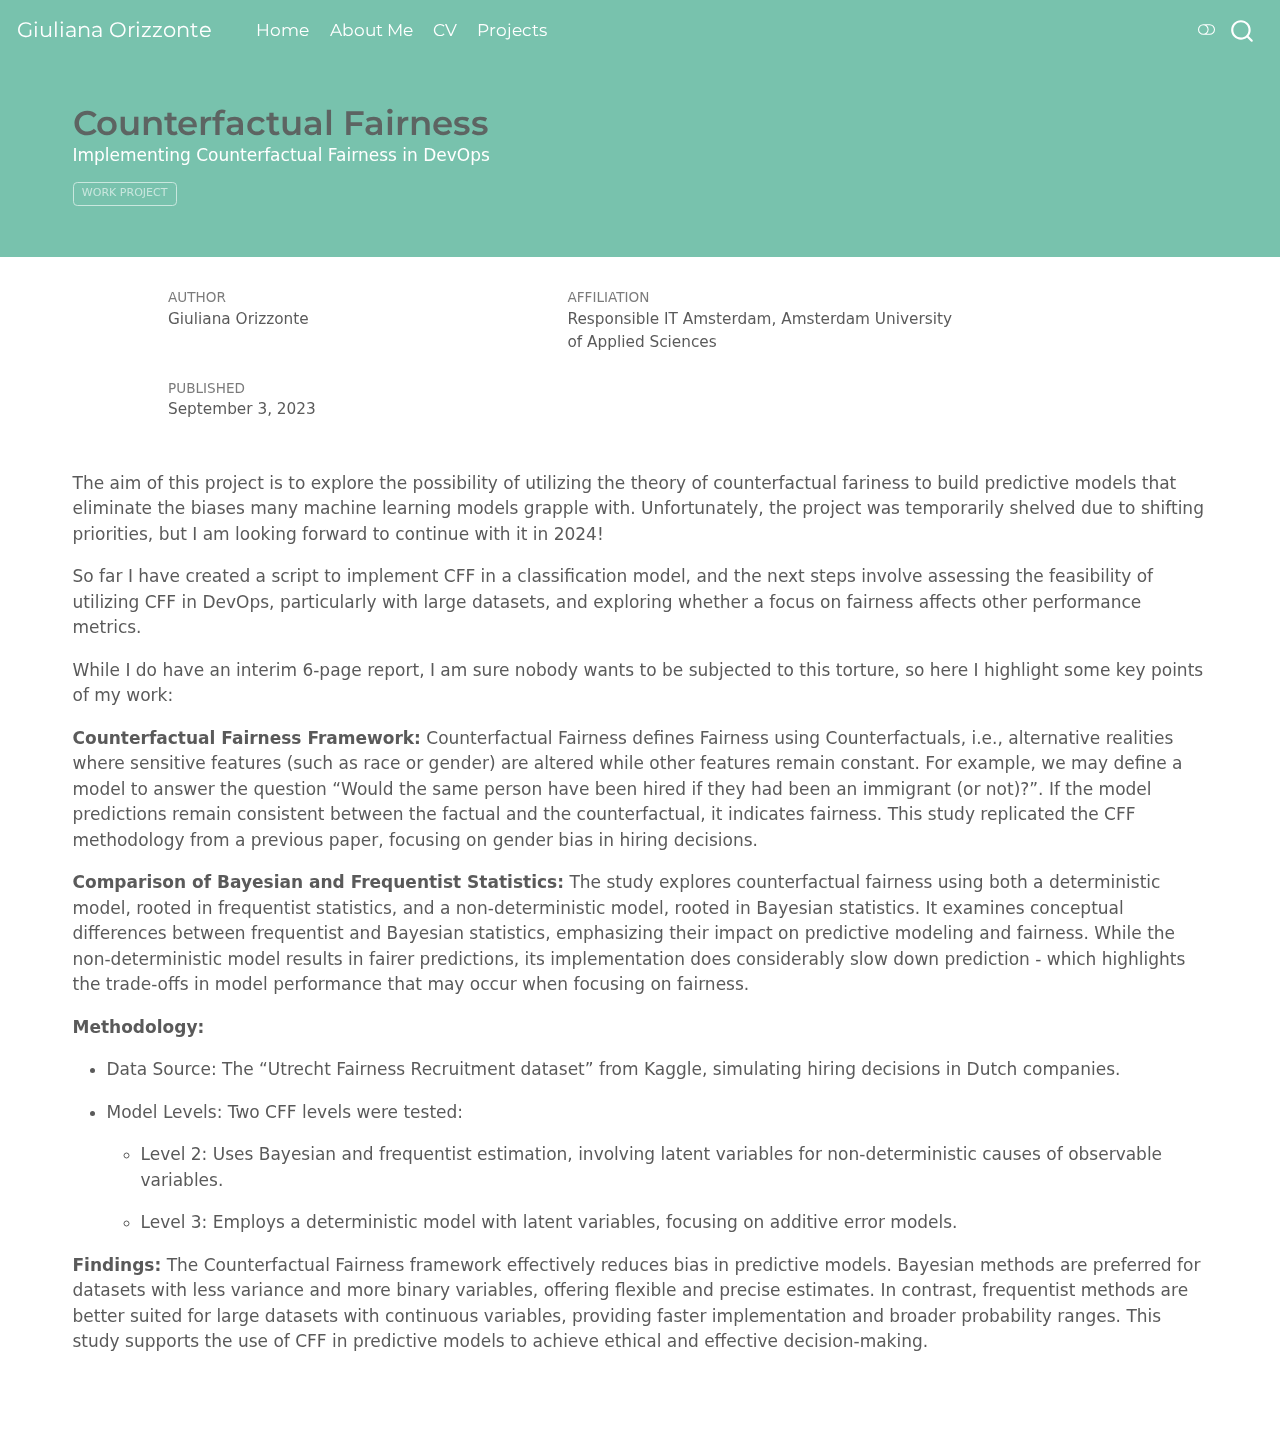
<file: docs/projects_list/Counterfactual Fairness Implementation/index.html>
<!DOCTYPE html>
<html xmlns="http://www.w3.org/1999/xhtml" lang="en" xml:lang="en"><head>

<meta charset="utf-8">
<meta name="generator" content="quarto-1.3.433">

<meta name="viewport" content="width=device-width, initial-scale=1.0, user-scalable=yes">

<meta name="author" content="Giuliana Orizzonte">
<meta name="dcterms.date" content="2023-09-03">
<meta name="description" content="Implementing Counterfactual Fairness in DevOps">

<title>Giuliana Orizzonte - Counterfactual Fairness</title>
<style>
code{white-space: pre-wrap;}
span.smallcaps{font-variant: small-caps;}
div.columns{display: flex; gap: min(4vw, 1.5em);}
div.column{flex: auto; overflow-x: auto;}
div.hanging-indent{margin-left: 1.5em; text-indent: -1.5em;}
ul.task-list{list-style: none;}
ul.task-list li input[type="checkbox"] {
  width: 0.8em;
  margin: 0 0.8em 0.2em -1em; /* quarto-specific, see https://github.com/quarto-dev/quarto-cli/issues/4556 */ 
  vertical-align: middle;
}
</style>


<script src="../../site_libs/quarto-nav/quarto-nav.js"></script>
<script src="../../site_libs/quarto-nav/headroom.min.js"></script>
<script src="../../site_libs/clipboard/clipboard.min.js"></script>
<script src="../../site_libs/quarto-search/autocomplete.umd.js"></script>
<script src="../../site_libs/quarto-search/fuse.min.js"></script>
<script src="../../site_libs/quarto-search/quarto-search.js"></script>
<meta name="quarto:offset" content="../../">
<script src="../../site_libs/quarto-html/quarto.js"></script>
<script src="../../site_libs/quarto-html/popper.min.js"></script>
<script src="../../site_libs/quarto-html/tippy.umd.min.js"></script>
<script src="../../site_libs/quarto-html/anchor.min.js"></script>
<link href="../../site_libs/quarto-html/tippy.css" rel="stylesheet">
<link href="../../site_libs/quarto-html/quarto-syntax-highlighting.css" rel="stylesheet" class="quarto-color-scheme" id="quarto-text-highlighting-styles">
<link href="../../site_libs/quarto-html/quarto-syntax-highlighting-dark.css" rel="prefetch" class="quarto-color-scheme quarto-color-alternate" id="quarto-text-highlighting-styles">
<script src="../../site_libs/bootstrap/bootstrap.min.js"></script>
<link href="../../site_libs/bootstrap/bootstrap-icons.css" rel="stylesheet">
<link href="../../site_libs/bootstrap/bootstrap.min.css" rel="stylesheet" class="quarto-color-scheme" id="quarto-bootstrap" data-mode="light">
<link href="../../site_libs/bootstrap/bootstrap-dark.min.css" rel="prefetch" class="quarto-color-scheme quarto-color-alternate" id="quarto-bootstrap" data-mode="light">
<script id="quarto-search-options" type="application/json">{
  "location": "navbar",
  "copy-button": false,
  "collapse-after": 3,
  "panel-placement": "end",
  "type": "overlay",
  "limit": 20,
  "language": {
    "search-no-results-text": "No results",
    "search-matching-documents-text": "matching documents",
    "search-copy-link-title": "Copy link to search",
    "search-hide-matches-text": "Hide additional matches",
    "search-more-match-text": "more match in this document",
    "search-more-matches-text": "more matches in this document",
    "search-clear-button-title": "Clear",
    "search-detached-cancel-button-title": "Cancel",
    "search-submit-button-title": "Submit",
    "search-label": "Search"
  }
}</script>


<link rel="stylesheet" href="../../styles.css">
</head>

<body class="nav-fixed">

<div id="quarto-search-results"></div>
  <header id="quarto-header" class="headroom fixed-top">
    <nav class="navbar navbar-expand-lg navbar-dark ">
      <div class="navbar-container container-fluid">
      <div class="navbar-brand-container">
    <a class="navbar-brand" href="../../index.html">
    <span class="navbar-title">Giuliana Orizzonte</span>
    </a>
  </div>
            <div id="quarto-search" class="" title="Search"></div>
          <button class="navbar-toggler" type="button" data-bs-toggle="collapse" data-bs-target="#navbarCollapse" aria-controls="navbarCollapse" aria-expanded="false" aria-label="Toggle navigation" onclick="if (window.quartoToggleHeadroom) { window.quartoToggleHeadroom(); }">
  <span class="navbar-toggler-icon"></span>
</button>
          <div class="collapse navbar-collapse" id="navbarCollapse">
            <ul class="navbar-nav navbar-nav-scroll me-auto">
  <li class="nav-item">
    <a class="nav-link" href="../../index.html" rel="" target="">
 <span class="menu-text">Home</span></a>
  </li>  
  <li class="nav-item">
    <a class="nav-link" href="../../about.html" rel="" target="">
 <span class="menu-text">About Me</span></a>
  </li>  
  <li class="nav-item">
    <a class="nav-link" href="../../CV.html" rel="" target="">
 <span class="menu-text">CV</span></a>
  </li>  
  <li class="nav-item">
    <a class="nav-link" href="../../Projects.html" rel="" target="">
 <span class="menu-text">Projects</span></a>
  </li>  
</ul>
            <div class="quarto-navbar-tools ms-auto">
  <a href="" class="quarto-color-scheme-toggle quarto-navigation-tool  px-1" onclick="window.quartoToggleColorScheme(); return false;" title="Toggle dark mode"><i class="bi"></i></a>
</div>
          </div> <!-- /navcollapse -->
      </div> <!-- /container-fluid -->
    </nav>
</header>
<!-- content -->
<header id="title-block-header" class="quarto-title-block default page-columns page-full">
  <div class="quarto-title-banner page-columns page-full">
    <div class="quarto-title column-page">
      <h1 class="title">Counterfactual Fairness</h1>
                  <div>
        <div class="description">
          Implementing Counterfactual Fairness in DevOps
        </div>
      </div>
                          <div class="quarto-categories">
                <div class="quarto-category">Work Project</div>
              </div>
                  </div>
  </div>
    
  <div class="quarto-title-meta-author">
    <div class="quarto-title-meta-heading">Author</div>
    <div class="quarto-title-meta-heading">Affiliation</div>
    
      <div class="quarto-title-meta-contents">
      <p class="author">Giuliana Orizzonte </p>
    </div>
      <div class="quarto-title-meta-contents">
          <p class="affiliation">
              Responsible IT Amsterdam, Amsterdam University of Applied Sciences
            </p>
        </div>
      </div>

  <div class="quarto-title-meta">

        
      <div>
      <div class="quarto-title-meta-heading">Published</div>
      <div class="quarto-title-meta-contents">
        <p class="date">September 3, 2023</p>
      </div>
    </div>
    
      
    </div>
    
  
  </header><div id="quarto-content" class="quarto-container page-columns page-rows-contents page-layout-full page-navbar">
<!-- sidebar -->
<!-- margin-sidebar -->
    <div id="quarto-margin-sidebar" class="sidebar margin-sidebar zindex-bottom">
        
    </div>
<!-- main -->
<main class="content quarto-banner-title-block column-page" id="quarto-document-content">




<p>The aim of this project is to explore the possibility of utilizing the theory of counterfactual fariness to build predictive models that eliminate the biases many machine learning models grapple with. Unfortunately, the project was temporarily shelved due to shifting priorities, but I am looking forward to continue with it in 2024!</p>
<p>So far I have created a script to implement CFF in a classification model, and the next steps involve assessing the feasibility of utilizing CFF in DevOps, particularly with large datasets, and exploring whether a focus on fairness affects other performance metrics.</p>
<p>While I do have an interim 6-page report, I am sure nobody wants to be subjected to this torture, so here I highlight some key points of my work:</p>
<p><strong>Counterfactual Fairness Framework:</strong> Counterfactual Fairness defines Fairness using Counterfactuals, i.e., alternative realities where sensitive features (such as race or gender) are altered while other features remain constant. For example, we may define a model to answer the question “Would the same person have been hired if they had been an immigrant (or not)?”. If the model predictions remain consistent between the factual and the counterfactual, it indicates fairness. This study replicated the CFF methodology from a previous paper, focusing on gender bias in hiring decisions.</p>
<p><strong>Comparison of Bayesian and Frequentist Statistics:</strong> The study explores counterfactual fairness using both a deterministic model, rooted in frequentist statistics, and a non-deterministic model, rooted in Bayesian statistics. It examines conceptual differences between frequentist and Bayesian statistics, emphasizing their impact on predictive modeling and fairness. While the non-deterministic model results in fairer predictions, its implementation does considerably slow down prediction - which highlights the trade-offs in model performance that may occur when focusing on fairness.</p>
<p><strong>Methodology:</strong></p>
<ul>
<li><p>Data Source: The “Utrecht Fairness Recruitment dataset” from Kaggle, simulating hiring decisions in Dutch companies.</p></li>
<li><p>Model Levels: Two CFF levels were tested:</p>
<ul>
<li><p>Level 2: Uses Bayesian and frequentist estimation, involving latent variables for non-deterministic causes of observable variables.</p></li>
<li><p>Level 3: Employs a deterministic model with latent variables, focusing on additive error models.</p></li>
</ul></li>
</ul>
<p><strong>Findings:</strong> The Counterfactual Fairness framework effectively reduces bias in predictive models. Bayesian methods are preferred for datasets with less variance and more binary variables, offering flexible and precise estimates. In contrast, frequentist methods are better suited for large datasets with continuous variables, providing faster implementation and broader probability ranges. This study supports the use of CFF in predictive models to achieve ethical and effective decision-making.</p>



</main> <!-- /main -->
<script id="quarto-html-after-body" type="application/javascript">
window.document.addEventListener("DOMContentLoaded", function (event) {
  const toggleBodyColorMode = (bsSheetEl) => {
    const mode = bsSheetEl.getAttribute("data-mode");
    const bodyEl = window.document.querySelector("body");
    if (mode === "dark") {
      bodyEl.classList.add("quarto-dark");
      bodyEl.classList.remove("quarto-light");
    } else {
      bodyEl.classList.add("quarto-light");
      bodyEl.classList.remove("quarto-dark");
    }
  }
  const toggleBodyColorPrimary = () => {
    const bsSheetEl = window.document.querySelector("link#quarto-bootstrap");
    if (bsSheetEl) {
      toggleBodyColorMode(bsSheetEl);
    }
  }
  toggleBodyColorPrimary();  
  const disableStylesheet = (stylesheets) => {
    for (let i=0; i < stylesheets.length; i++) {
      const stylesheet = stylesheets[i];
      stylesheet.rel = 'prefetch';
    }
  }
  const enableStylesheet = (stylesheets) => {
    for (let i=0; i < stylesheets.length; i++) {
      const stylesheet = stylesheets[i];
      stylesheet.rel = 'stylesheet';
    }
  }
  const manageTransitions = (selector, allowTransitions) => {
    const els = window.document.querySelectorAll(selector);
    for (let i=0; i < els.length; i++) {
      const el = els[i];
      if (allowTransitions) {
        el.classList.remove('notransition');
      } else {
        el.classList.add('notransition');
      }
    }
  }
  const toggleColorMode = (alternate) => {
    // Switch the stylesheets
    const alternateStylesheets = window.document.querySelectorAll('link.quarto-color-scheme.quarto-color-alternate');
    manageTransitions('#quarto-margin-sidebar .nav-link', false);
    if (alternate) {
      enableStylesheet(alternateStylesheets);
      for (const sheetNode of alternateStylesheets) {
        if (sheetNode.id === "quarto-bootstrap") {
          toggleBodyColorMode(sheetNode);
        }
      }
    } else {
      disableStylesheet(alternateStylesheets);
      toggleBodyColorPrimary();
    }
    manageTransitions('#quarto-margin-sidebar .nav-link', true);
    // Switch the toggles
    const toggles = window.document.querySelectorAll('.quarto-color-scheme-toggle');
    for (let i=0; i < toggles.length; i++) {
      const toggle = toggles[i];
      if (toggle) {
        if (alternate) {
          toggle.classList.add("alternate");     
        } else {
          toggle.classList.remove("alternate");
        }
      }
    }
    // Hack to workaround the fact that safari doesn't
    // properly recolor the scrollbar when toggling (#1455)
    if (navigator.userAgent.indexOf('Safari') > 0 && navigator.userAgent.indexOf('Chrome') == -1) {
      manageTransitions("body", false);
      window.scrollTo(0, 1);
      setTimeout(() => {
        window.scrollTo(0, 0);
        manageTransitions("body", true);
      }, 40);  
    }
  }
  const isFileUrl = () => { 
    return window.location.protocol === 'file:';
  }
  const hasAlternateSentinel = () => {  
    let styleSentinel = getColorSchemeSentinel();
    if (styleSentinel !== null) {
      return styleSentinel === "alternate";
    } else {
      return false;
    }
  }
  const setStyleSentinel = (alternate) => {
    const value = alternate ? "alternate" : "default";
    if (!isFileUrl()) {
      window.localStorage.setItem("quarto-color-scheme", value);
    } else {
      localAlternateSentinel = value;
    }
  }
  const getColorSchemeSentinel = () => {
    if (!isFileUrl()) {
      const storageValue = window.localStorage.getItem("quarto-color-scheme");
      return storageValue != null ? storageValue : localAlternateSentinel;
    } else {
      return localAlternateSentinel;
    }
  }
  let localAlternateSentinel = 'default';
  // Dark / light mode switch
  window.quartoToggleColorScheme = () => {
    // Read the current dark / light value 
    let toAlternate = !hasAlternateSentinel();
    toggleColorMode(toAlternate);
    setStyleSentinel(toAlternate);
  };
  // Ensure there is a toggle, if there isn't float one in the top right
  if (window.document.querySelector('.quarto-color-scheme-toggle') === null) {
    const a = window.document.createElement('a');
    a.classList.add('top-right');
    a.classList.add('quarto-color-scheme-toggle');
    a.href = "";
    a.onclick = function() { try { window.quartoToggleColorScheme(); } catch {} return false; };
    const i = window.document.createElement("i");
    i.classList.add('bi');
    a.appendChild(i);
    window.document.body.appendChild(a);
  }
  // Switch to dark mode if need be
  if (hasAlternateSentinel()) {
    toggleColorMode(true);
  } else {
    toggleColorMode(false);
  }
  const icon = "";
  const anchorJS = new window.AnchorJS();
  anchorJS.options = {
    placement: 'right',
    icon: icon
  };
  anchorJS.add('.anchored');
  const isCodeAnnotation = (el) => {
    for (const clz of el.classList) {
      if (clz.startsWith('code-annotation-')) {                     
        return true;
      }
    }
    return false;
  }
  const clipboard = new window.ClipboardJS('.code-copy-button', {
    text: function(trigger) {
      const codeEl = trigger.previousElementSibling.cloneNode(true);
      for (const childEl of codeEl.children) {
        if (isCodeAnnotation(childEl)) {
          childEl.remove();
        }
      }
      return codeEl.innerText;
    }
  });
  clipboard.on('success', function(e) {
    // button target
    const button = e.trigger;
    // don't keep focus
    button.blur();
    // flash "checked"
    button.classList.add('code-copy-button-checked');
    var currentTitle = button.getAttribute("title");
    button.setAttribute("title", "Copied!");
    let tooltip;
    if (window.bootstrap) {
      button.setAttribute("data-bs-toggle", "tooltip");
      button.setAttribute("data-bs-placement", "left");
      button.setAttribute("data-bs-title", "Copied!");
      tooltip = new bootstrap.Tooltip(button, 
        { trigger: "manual", 
          customClass: "code-copy-button-tooltip",
          offset: [0, -8]});
      tooltip.show();    
    }
    setTimeout(function() {
      if (tooltip) {
        tooltip.hide();
        button.removeAttribute("data-bs-title");
        button.removeAttribute("data-bs-toggle");
        button.removeAttribute("data-bs-placement");
      }
      button.setAttribute("title", currentTitle);
      button.classList.remove('code-copy-button-checked');
    }, 1000);
    // clear code selection
    e.clearSelection();
  });
  function tippyHover(el, contentFn) {
    const config = {
      allowHTML: true,
      content: contentFn,
      maxWidth: 500,
      delay: 100,
      arrow: false,
      appendTo: function(el) {
          return el.parentElement;
      },
      interactive: true,
      interactiveBorder: 10,
      theme: 'quarto',
      placement: 'bottom-start'
    };
    window.tippy(el, config); 
  }
  const noterefs = window.document.querySelectorAll('a[role="doc-noteref"]');
  for (var i=0; i<noterefs.length; i++) {
    const ref = noterefs[i];
    tippyHover(ref, function() {
      // use id or data attribute instead here
      let href = ref.getAttribute('data-footnote-href') || ref.getAttribute('href');
      try { href = new URL(href).hash; } catch {}
      const id = href.replace(/^#\/?/, "");
      const note = window.document.getElementById(id);
      return note.innerHTML;
    });
  }
      let selectedAnnoteEl;
      const selectorForAnnotation = ( cell, annotation) => {
        let cellAttr = 'data-code-cell="' + cell + '"';
        let lineAttr = 'data-code-annotation="' +  annotation + '"';
        const selector = 'span[' + cellAttr + '][' + lineAttr + ']';
        return selector;
      }
      const selectCodeLines = (annoteEl) => {
        const doc = window.document;
        const targetCell = annoteEl.getAttribute("data-target-cell");
        const targetAnnotation = annoteEl.getAttribute("data-target-annotation");
        const annoteSpan = window.document.querySelector(selectorForAnnotation(targetCell, targetAnnotation));
        const lines = annoteSpan.getAttribute("data-code-lines").split(",");
        const lineIds = lines.map((line) => {
          return targetCell + "-" + line;
        })
        let top = null;
        let height = null;
        let parent = null;
        if (lineIds.length > 0) {
            //compute the position of the single el (top and bottom and make a div)
            const el = window.document.getElementById(lineIds[0]);
            top = el.offsetTop;
            height = el.offsetHeight;
            parent = el.parentElement.parentElement;
          if (lineIds.length > 1) {
            const lastEl = window.document.getElementById(lineIds[lineIds.length - 1]);
            const bottom = lastEl.offsetTop + lastEl.offsetHeight;
            height = bottom - top;
          }
          if (top !== null && height !== null && parent !== null) {
            // cook up a div (if necessary) and position it 
            let div = window.document.getElementById("code-annotation-line-highlight");
            if (div === null) {
              div = window.document.createElement("div");
              div.setAttribute("id", "code-annotation-line-highlight");
              div.style.position = 'absolute';
              parent.appendChild(div);
            }
            div.style.top = top - 2 + "px";
            div.style.height = height + 4 + "px";
            let gutterDiv = window.document.getElementById("code-annotation-line-highlight-gutter");
            if (gutterDiv === null) {
              gutterDiv = window.document.createElement("div");
              gutterDiv.setAttribute("id", "code-annotation-line-highlight-gutter");
              gutterDiv.style.position = 'absolute';
              const codeCell = window.document.getElementById(targetCell);
              const gutter = codeCell.querySelector('.code-annotation-gutter');
              gutter.appendChild(gutterDiv);
            }
            gutterDiv.style.top = top - 2 + "px";
            gutterDiv.style.height = height + 4 + "px";
          }
          selectedAnnoteEl = annoteEl;
        }
      };
      const unselectCodeLines = () => {
        const elementsIds = ["code-annotation-line-highlight", "code-annotation-line-highlight-gutter"];
        elementsIds.forEach((elId) => {
          const div = window.document.getElementById(elId);
          if (div) {
            div.remove();
          }
        });
        selectedAnnoteEl = undefined;
      };
      // Attach click handler to the DT
      const annoteDls = window.document.querySelectorAll('dt[data-target-cell]');
      for (const annoteDlNode of annoteDls) {
        annoteDlNode.addEventListener('click', (event) => {
          const clickedEl = event.target;
          if (clickedEl !== selectedAnnoteEl) {
            unselectCodeLines();
            const activeEl = window.document.querySelector('dt[data-target-cell].code-annotation-active');
            if (activeEl) {
              activeEl.classList.remove('code-annotation-active');
            }
            selectCodeLines(clickedEl);
            clickedEl.classList.add('code-annotation-active');
          } else {
            // Unselect the line
            unselectCodeLines();
            clickedEl.classList.remove('code-annotation-active');
          }
        });
      }
  const findCites = (el) => {
    const parentEl = el.parentElement;
    if (parentEl) {
      const cites = parentEl.dataset.cites;
      if (cites) {
        return {
          el,
          cites: cites.split(' ')
        };
      } else {
        return findCites(el.parentElement)
      }
    } else {
      return undefined;
    }
  };
  var bibliorefs = window.document.querySelectorAll('a[role="doc-biblioref"]');
  for (var i=0; i<bibliorefs.length; i++) {
    const ref = bibliorefs[i];
    const citeInfo = findCites(ref);
    if (citeInfo) {
      tippyHover(citeInfo.el, function() {
        var popup = window.document.createElement('div');
        citeInfo.cites.forEach(function(cite) {
          var citeDiv = window.document.createElement('div');
          citeDiv.classList.add('hanging-indent');
          citeDiv.classList.add('csl-entry');
          var biblioDiv = window.document.getElementById('ref-' + cite);
          if (biblioDiv) {
            citeDiv.innerHTML = biblioDiv.innerHTML;
          }
          popup.appendChild(citeDiv);
        });
        return popup.innerHTML;
      });
    }
  }
});
</script>
</div> <!-- /content -->



</body></html>
</file>
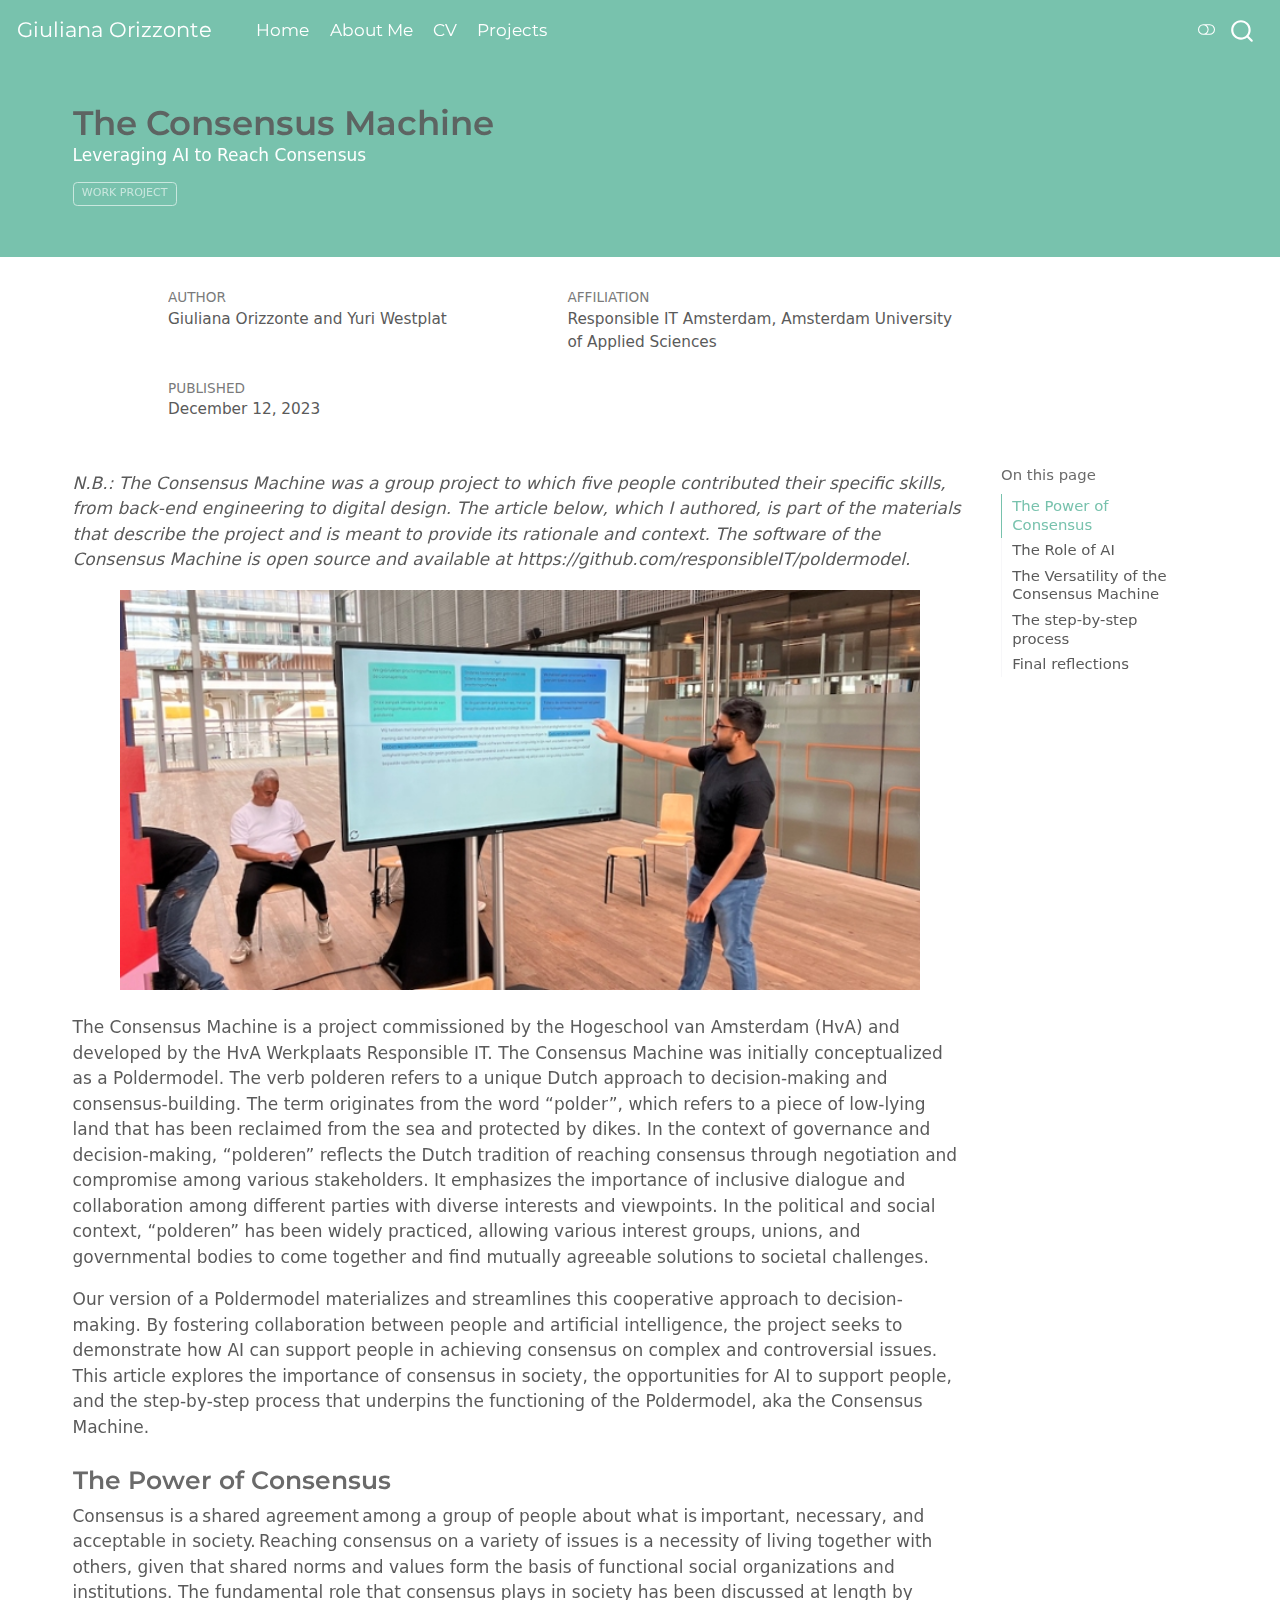
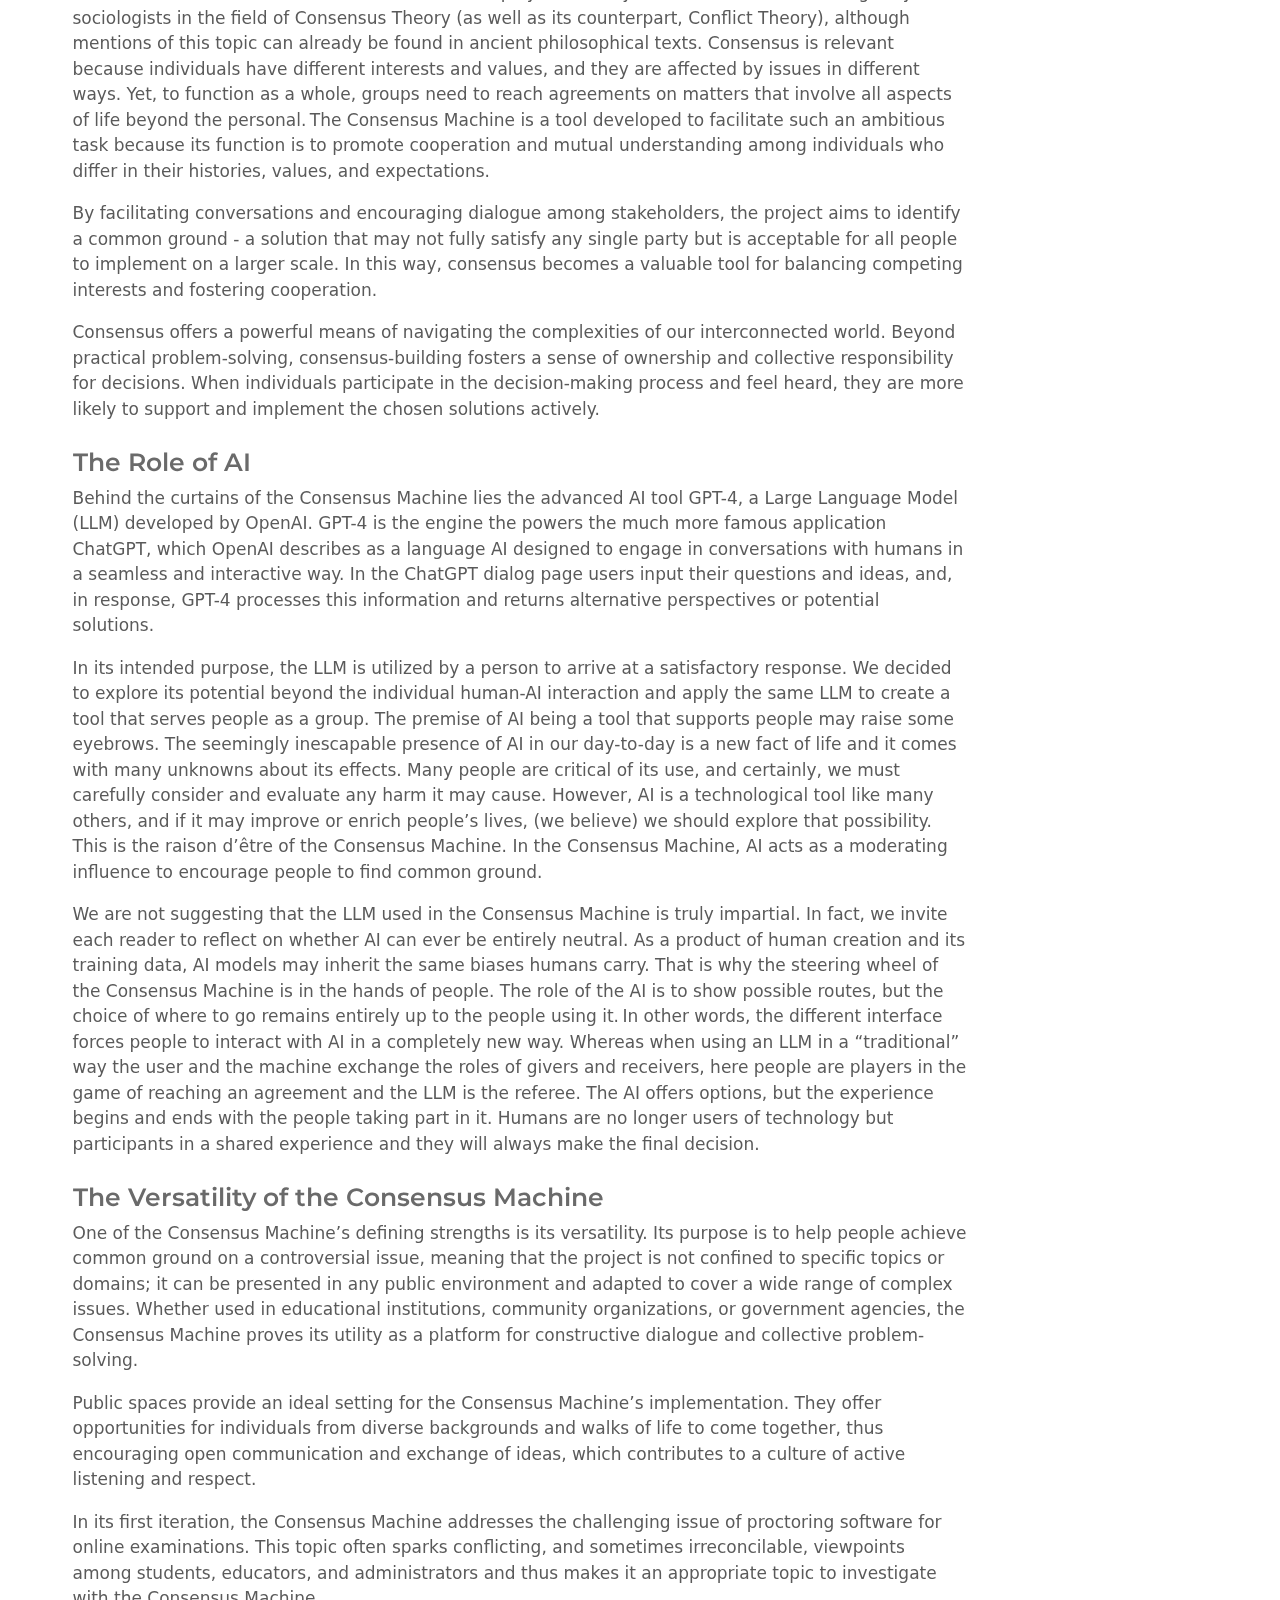
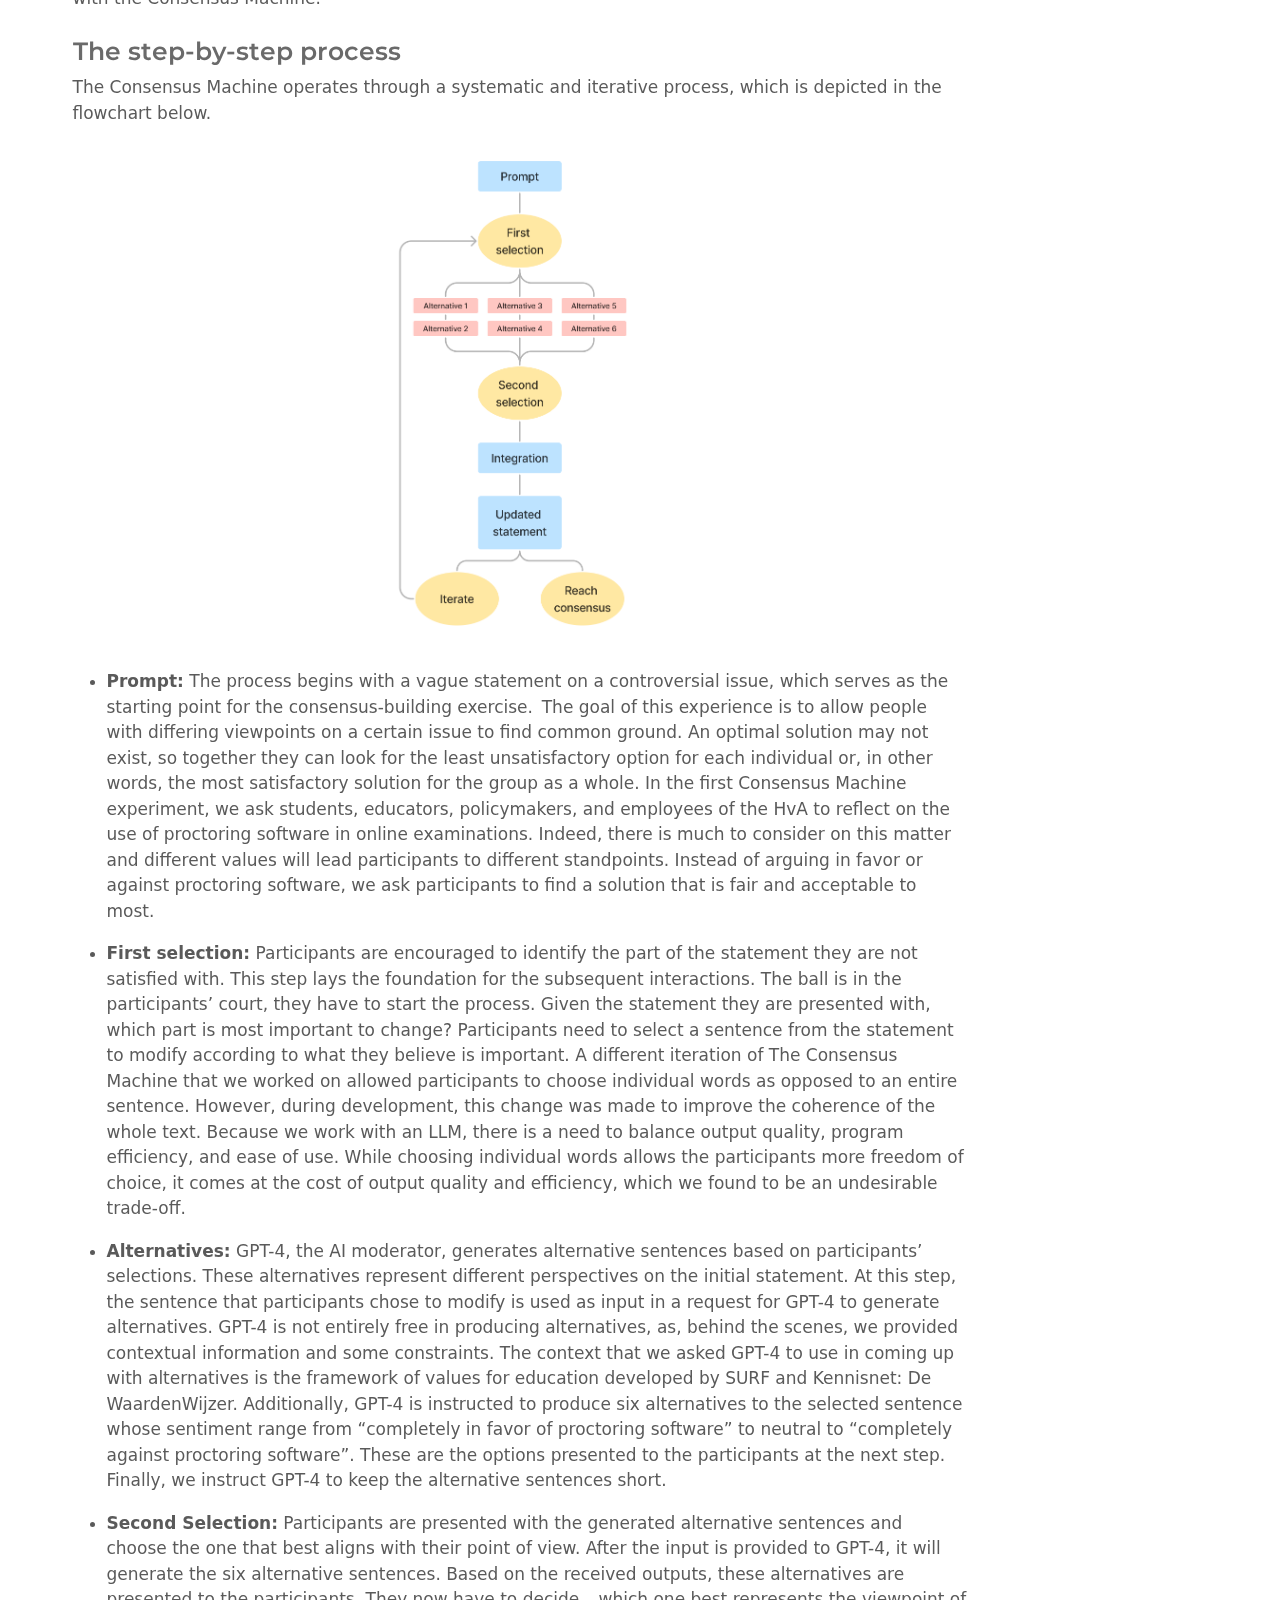
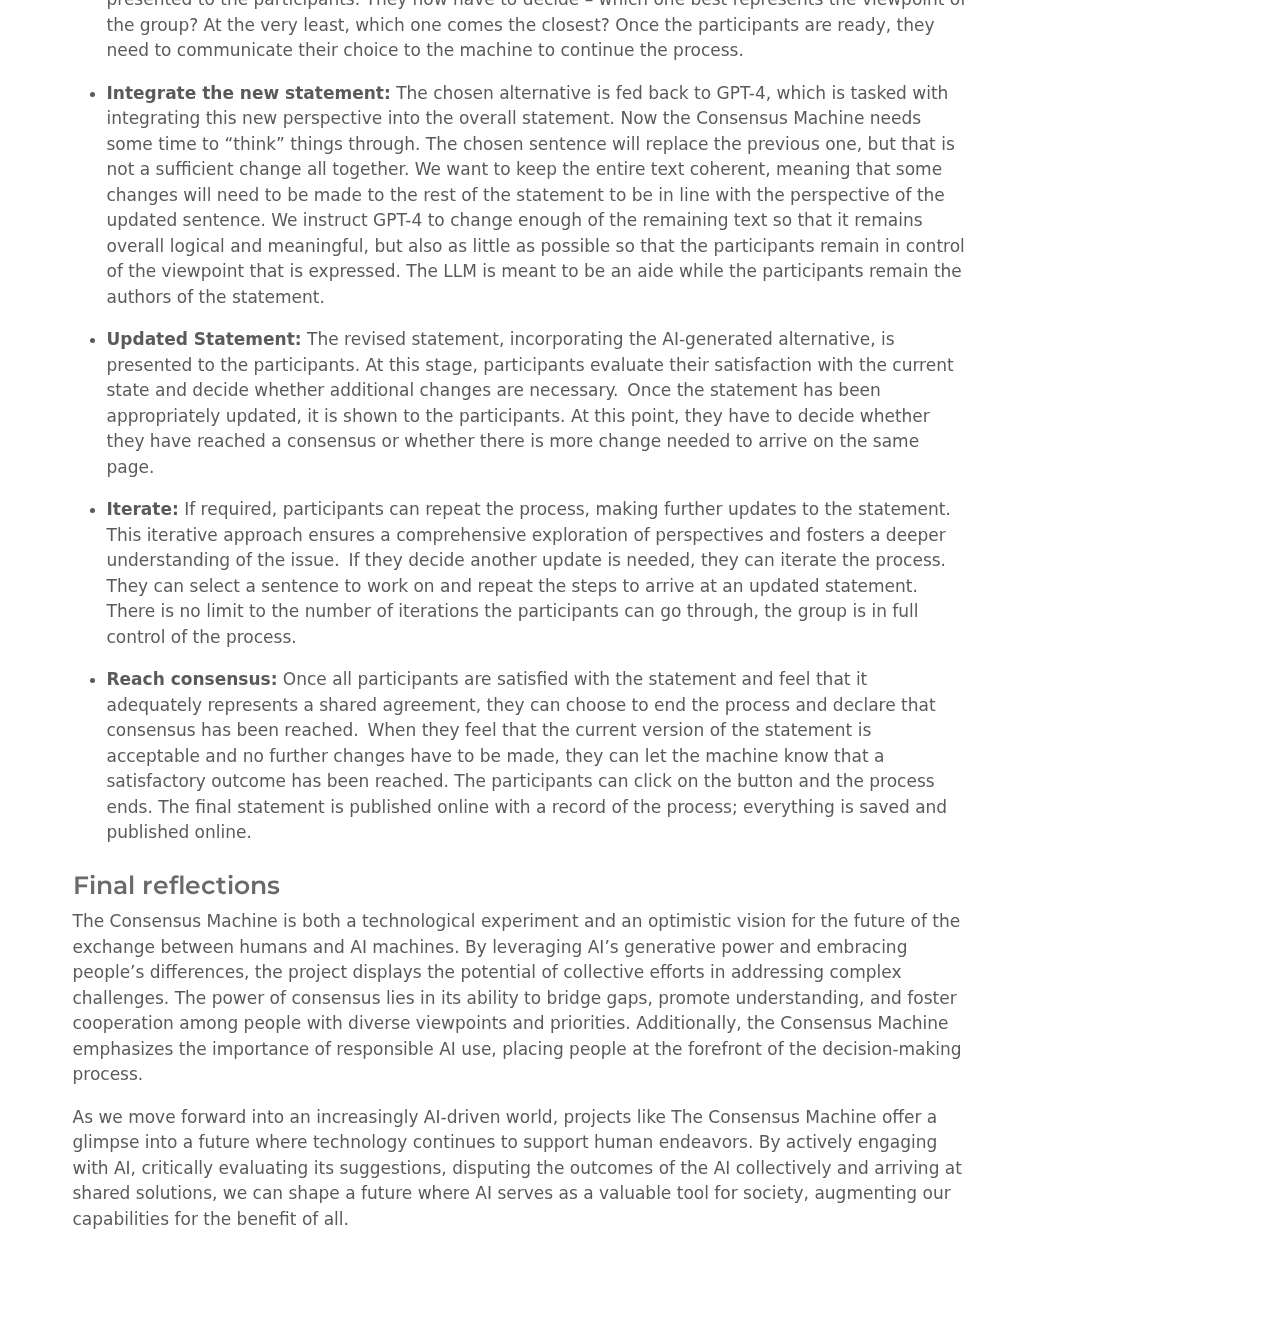
<file: docs/projects_list/The Consensus Machine/index.html>
<!DOCTYPE html>
<html xmlns="http://www.w3.org/1999/xhtml" lang="en" xml:lang="en"><head>

<meta charset="utf-8">
<meta name="generator" content="quarto-1.3.433">

<meta name="viewport" content="width=device-width, initial-scale=1.0, user-scalable=yes">

<meta name="author" content="Giuliana Orizzonte and Yuri Westplat">
<meta name="dcterms.date" content="2023-12-12">
<meta name="description" content="Leveraging AI to Reach Consensus">

<title>Giuliana Orizzonte - The Consensus Machine</title>
<style>
code{white-space: pre-wrap;}
span.smallcaps{font-variant: small-caps;}
div.columns{display: flex; gap: min(4vw, 1.5em);}
div.column{flex: auto; overflow-x: auto;}
div.hanging-indent{margin-left: 1.5em; text-indent: -1.5em;}
ul.task-list{list-style: none;}
ul.task-list li input[type="checkbox"] {
  width: 0.8em;
  margin: 0 0.8em 0.2em -1em; /* quarto-specific, see https://github.com/quarto-dev/quarto-cli/issues/4556 */ 
  vertical-align: middle;
}
</style>


<script src="../../site_libs/quarto-nav/quarto-nav.js"></script>
<script src="../../site_libs/quarto-nav/headroom.min.js"></script>
<script src="../../site_libs/clipboard/clipboard.min.js"></script>
<script src="../../site_libs/quarto-search/autocomplete.umd.js"></script>
<script src="../../site_libs/quarto-search/fuse.min.js"></script>
<script src="../../site_libs/quarto-search/quarto-search.js"></script>
<meta name="quarto:offset" content="../../">
<script src="../../site_libs/quarto-html/quarto.js"></script>
<script src="../../site_libs/quarto-html/popper.min.js"></script>
<script src="../../site_libs/quarto-html/tippy.umd.min.js"></script>
<script src="../../site_libs/quarto-html/anchor.min.js"></script>
<link href="../../site_libs/quarto-html/tippy.css" rel="stylesheet">
<link href="../../site_libs/quarto-html/quarto-syntax-highlighting.css" rel="stylesheet" class="quarto-color-scheme" id="quarto-text-highlighting-styles">
<link href="../../site_libs/quarto-html/quarto-syntax-highlighting-dark.css" rel="prefetch" class="quarto-color-scheme quarto-color-alternate" id="quarto-text-highlighting-styles">
<script src="../../site_libs/bootstrap/bootstrap.min.js"></script>
<link href="../../site_libs/bootstrap/bootstrap-icons.css" rel="stylesheet">
<link href="../../site_libs/bootstrap/bootstrap.min.css" rel="stylesheet" class="quarto-color-scheme" id="quarto-bootstrap" data-mode="light">
<link href="../../site_libs/bootstrap/bootstrap-dark.min.css" rel="prefetch" class="quarto-color-scheme quarto-color-alternate" id="quarto-bootstrap" data-mode="light">
<script id="quarto-search-options" type="application/json">{
  "location": "navbar",
  "copy-button": false,
  "collapse-after": 3,
  "panel-placement": "end",
  "type": "overlay",
  "limit": 20,
  "language": {
    "search-no-results-text": "No results",
    "search-matching-documents-text": "matching documents",
    "search-copy-link-title": "Copy link to search",
    "search-hide-matches-text": "Hide additional matches",
    "search-more-match-text": "more match in this document",
    "search-more-matches-text": "more matches in this document",
    "search-clear-button-title": "Clear",
    "search-detached-cancel-button-title": "Cancel",
    "search-submit-button-title": "Submit",
    "search-label": "Search"
  }
}</script>


<link rel="stylesheet" href="../../styles.css">
</head>

<body class="nav-fixed">

<div id="quarto-search-results"></div>
  <header id="quarto-header" class="headroom fixed-top">
    <nav class="navbar navbar-expand-lg navbar-dark ">
      <div class="navbar-container container-fluid">
      <div class="navbar-brand-container">
    <a class="navbar-brand" href="../../index.html">
    <span class="navbar-title">Giuliana Orizzonte</span>
    </a>
  </div>
            <div id="quarto-search" class="" title="Search"></div>
          <button class="navbar-toggler" type="button" data-bs-toggle="collapse" data-bs-target="#navbarCollapse" aria-controls="navbarCollapse" aria-expanded="false" aria-label="Toggle navigation" onclick="if (window.quartoToggleHeadroom) { window.quartoToggleHeadroom(); }">
  <span class="navbar-toggler-icon"></span>
</button>
          <div class="collapse navbar-collapse" id="navbarCollapse">
            <ul class="navbar-nav navbar-nav-scroll me-auto">
  <li class="nav-item">
    <a class="nav-link" href="../../index.html" rel="" target="">
 <span class="menu-text">Home</span></a>
  </li>  
  <li class="nav-item">
    <a class="nav-link" href="../../about.html" rel="" target="">
 <span class="menu-text">About Me</span></a>
  </li>  
  <li class="nav-item">
    <a class="nav-link" href="../../CV.html" rel="" target="">
 <span class="menu-text">CV</span></a>
  </li>  
  <li class="nav-item">
    <a class="nav-link" href="../../Projects.html" rel="" target="">
 <span class="menu-text">Projects</span></a>
  </li>  
</ul>
            <div class="quarto-navbar-tools ms-auto">
  <a href="" class="quarto-color-scheme-toggle quarto-navigation-tool  px-1" onclick="window.quartoToggleColorScheme(); return false;" title="Toggle dark mode"><i class="bi"></i></a>
</div>
          </div> <!-- /navcollapse -->
      </div> <!-- /container-fluid -->
    </nav>
</header>
<!-- content -->
<header id="title-block-header" class="quarto-title-block default page-columns page-full">
  <div class="quarto-title-banner page-columns page-full">
    <div class="quarto-title column-page-left">
      <h1 class="title">The Consensus Machine</h1>
                  <div>
        <div class="description">
          Leveraging AI to Reach Consensus
        </div>
      </div>
                          <div class="quarto-categories">
                <div class="quarto-category">Work Project</div>
              </div>
                  </div>
  </div>
    
  <div class="quarto-title-meta-author">
    <div class="quarto-title-meta-heading">Author</div>
    <div class="quarto-title-meta-heading">Affiliation</div>
    
      <div class="quarto-title-meta-contents">
      <p class="author">Giuliana Orizzonte and Yuri Westplat </p>
    </div>
      <div class="quarto-title-meta-contents">
          <p class="affiliation">
              <a href="https://github.com/responsibleIT">
              Responsible IT Amsterdam, Amsterdam University of Applied Sciences
              </a>
            </p>
        </div>
      </div>

  <div class="quarto-title-meta">

        
      <div>
      <div class="quarto-title-meta-heading">Published</div>
      <div class="quarto-title-meta-contents">
        <p class="date">December 12, 2023</p>
      </div>
    </div>
    
      
    </div>
    
  
  </header><div id="quarto-content" class="quarto-container page-columns page-rows-contents page-layout-full page-navbar">
<!-- sidebar -->
<!-- margin-sidebar -->
    <div id="quarto-margin-sidebar" class="sidebar margin-sidebar">
        <nav id="TOC" role="doc-toc" class="toc-active">
    <h2 id="toc-title">On this page</h2>
   
  <ul>
  <li><a href="#the-power-of-consensus" id="toc-the-power-of-consensus" class="nav-link active" data-scroll-target="#the-power-of-consensus">The Power of Consensus </a></li>
  <li><a href="#the-role-of-ai" id="toc-the-role-of-ai" class="nav-link" data-scroll-target="#the-role-of-ai">The Role of AI  </a></li>
  <li><a href="#the-versatility-of-the-consensus-machine" id="toc-the-versatility-of-the-consensus-machine" class="nav-link" data-scroll-target="#the-versatility-of-the-consensus-machine">The Versatility of the Consensus Machine </a></li>
  <li><a href="#the-step-by-step-process" id="toc-the-step-by-step-process" class="nav-link" data-scroll-target="#the-step-by-step-process">The step-by-step process </a></li>
  <li><a href="#final-reflections" id="toc-final-reflections" class="nav-link" data-scroll-target="#final-reflections">Final reflections </a></li>
  </ul>
</nav>
    </div>
<!-- main -->
<main class="content quarto-banner-title-block column-page-left" id="quarto-document-content">




<p><em>N.B.: The Consensus Machine was a group project to which five people contributed their specific skills, from back-end engineering to digital design. The article below, which I authored, is part of the materials that describe the project and is meant to provide its rationale and context. The software of the Consensus Machine is open source and available at https://github.com/responsibleIT/poldermodel.</em></p>
<div class="quarto-figure quarto-figure-center">
<figure class="figure">
<p><img src="consensusmachine.jpg" class="img-fluid figure-img" width="800"></p>
</figure>
</div>
<p>The Consensus Machine is a project commissioned by the Hogeschool van Amsterdam (HvA) and developed by the HvA Werkplaats Responsible IT. The Consensus Machine was initially conceptualized as a Poldermodel. The verb polderen refers to a unique Dutch approach to decision-making and consensus-building. The term originates from the word “polder”, which refers to a piece of low-lying land that has been reclaimed from the sea and protected by dikes. In the context of governance and decision-making, “polderen” reflects the Dutch tradition of reaching consensus through negotiation and compromise among various stakeholders. It emphasizes the importance of inclusive dialogue and collaboration among different parties with diverse interests and viewpoints. In the political and social context, “polderen” has been widely practiced, allowing various interest groups, unions, and governmental bodies to come together and find mutually agreeable solutions to societal challenges. </p>
<p>Our version of a Poldermodel materializes and streamlines this cooperative approach to decision-making. By fostering collaboration between people and artificial intelligence, the project seeks to demonstrate how AI can support people in achieving consensus on complex and controversial issues. This article explores the importance of consensus in society, the opportunities for AI to support people, and the step-by-step process that underpins the functioning of the Poldermodel, aka the Consensus Machine. </p>
<section id="the-power-of-consensus" class="level3">
<h3 class="anchored" data-anchor-id="the-power-of-consensus">The Power of Consensus </h3>
<p>Consensus is a shared agreement among a group of people about what is important, necessary, and acceptable in society. Reaching consensus on a variety of issues is a necessity of living together with others, given that shared norms and values form the basis of functional social organizations and institutions. The fundamental role that consensus plays in society has been discussed at length by sociologists in the field of Consensus Theory (as well as its counterpart, Conflict Theory), although mentions of this topic can already be found in ancient philosophical texts. Consensus is relevant because individuals have different interests and values, and they are affected by issues in different ways. Yet, to function as a whole, groups need to reach agreements on matters that involve all aspects of life beyond the personal. The Consensus Machine is a tool developed to facilitate such an ambitious task because its function is to promote cooperation and mutual understanding among individuals who differ in their histories, values, and expectations. </p>
<p>By facilitating conversations and encouraging dialogue among stakeholders, the project aims to identify a common ground - a solution that may not fully satisfy any single party but is acceptable for all people to implement on a larger scale. In this way, consensus becomes a valuable tool for balancing competing interests and fostering cooperation. </p>
<p>Consensus offers a powerful means of navigating the complexities of our interconnected world. Beyond practical problem-solving, consensus-building fosters a sense of ownership and collective responsibility for decisions. When individuals participate in the decision-making process and feel heard, they are more likely to support and implement the chosen solutions actively.  </p>
</section>
<section id="the-role-of-ai" class="level3">
<h3 class="anchored" data-anchor-id="the-role-of-ai">The Role of AI  </h3>
<p>Behind the curtains of the Consensus Machine lies the advanced AI tool GPT-4, a Large Language Model (LLM) developed by OpenAI. GPT-4 is the engine the powers the much more famous application ChatGPT, which OpenAI describes as a language AI designed to engage in conversations with humans in a seamless and interactive way. In the ChatGPT dialog page users input their questions and ideas, and, in response, GPT-4 processes this information and returns alternative perspectives or potential solutions. </p>
<p>In its intended purpose, the LLM is utilized by a person to arrive at a satisfactory response. We decided to explore its potential beyond the individual human-AI interaction and apply the same LLM to create a tool that serves people as a group. The premise of AI being a tool that supports people may raise some eyebrows. The seemingly inescapable presence of AI in our day-to-day is a new fact of life and it comes with many unknowns about its effects. Many people are critical of its use, and certainly, we must carefully consider and evaluate any harm it may cause. However, AI is a technological tool like many others, and if it may improve or enrich people’s lives, (we believe) we should explore that possibility. This is the raison d’être of the Consensus Machine. In the Consensus Machine, AI acts as a moderating influence to encourage people to find common ground. </p>
<p>We are not suggesting that the LLM used in the Consensus Machine is truly impartial. In fact, we invite each reader to reflect on whether AI can ever be entirely neutral. As a product of human creation and its training data, AI models may inherit the same biases humans carry. That is why the steering wheel of the Consensus Machine is in the hands of people. The role of the AI is to show possible routes, but the choice of where to go remains entirely up to the people using it. In other words, the different interface forces people to interact with AI in a completely new way. Whereas when using an LLM in a “traditional” way the user and the machine exchange the roles of givers and receivers, here people are players in the game of reaching an agreement and the LLM is the referee. The AI offers options, but the experience begins and ends with the people taking part in it. Humans are no longer users of technology but participants in a shared experience and they will always make the final decision.</p>
</section>
<section id="the-versatility-of-the-consensus-machine" class="level3">
<h3 class="anchored" data-anchor-id="the-versatility-of-the-consensus-machine">The Versatility of the Consensus Machine </h3>
<p>One of the Consensus Machine’s defining strengths is its versatility. Its purpose is to help people achieve common ground on a controversial issue, meaning that the project is not confined to specific topics or domains; it can be presented in any public environment and adapted to cover a wide range of complex issues. Whether used in educational institutions, community organizations, or government agencies, the Consensus Machine proves its utility as a platform for constructive dialogue and collective problem-solving. </p>
<p>Public spaces provide an ideal setting for the Consensus Machine’s implementation. They offer opportunities for individuals from diverse backgrounds and walks of life to come together, thus encouraging open communication and exchange of ideas, which contributes to a culture of active listening and respect. </p>
<p>In its first iteration, the Consensus Machine addresses the challenging issue of proctoring software for online examinations. This topic often sparks conflicting, and sometimes irreconcilable, viewpoints among students, educators, and administrators and thus makes it an appropriate topic to investigate with the Consensus Machine. </p>
</section>
<section id="the-step-by-step-process" class="level3">
<h3 class="anchored" data-anchor-id="the-step-by-step-process">The step-by-step process </h3>
<p>The Consensus Machine operates through a systematic and iterative process, which is depicted in the flowchart below. </p>
<div class="quarto-figure quarto-figure-center">
<figure class="figure">
<p><img src="flowchart.png" class="img-fluid figure-img" width="335"></p>
</figure>
</div>
<ul>
<li><p><strong>Prompt:</strong> The process begins with a vague statement on a controversial issue, which serves as the starting point for the consensus-building exercise.  The goal of this experience is to allow people with differing viewpoints on a certain issue to find common ground. An optimal solution may not exist, so together they can look for the least unsatisfactory option for each individual or, in other words, the most satisfactory solution for the group as a whole. In the first Consensus Machine experiment, we ask students, educators, policymakers, and employees of the HvA to reflect on the use of proctoring software in online examinations. Indeed, there is much to consider on this matter and different values will lead participants to different standpoints. Instead of arguing in favor or against proctoring software, we ask participants to find a solution that is fair and acceptable to most. </p></li>
<li><p><strong>First selection:</strong> Participants are encouraged to identify the part of the statement they are not satisfied with. This step lays the foundation for the subsequent interactions. The ball is in the participants’ court, they have to start the process. Given the statement they are presented with, which part is most important to change? Participants need to select a sentence from the statement to modify according to what they believe is important. A different iteration of The Consensus Machine that we worked on allowed participants to choose individual words as opposed to an entire sentence. However, during development, this change was made to improve the coherence of the whole text. Because we work with an LLM, there is a need to balance output quality, program efficiency, and ease of use. While choosing individual words allows the participants more freedom of choice, it comes at the cost of output quality and efficiency, which we found to be an undesirable trade-off. </p></li>
<li><p><strong>Alternatives:</strong> GPT-4, the AI moderator, generates alternative sentences based on participants’ selections. These alternatives represent different perspectives on the initial statement. At this step, the sentence that participants chose to modify is used as input in a request for GPT-4 to generate alternatives. GPT-4 is not entirely free in producing alternatives, as, behind the scenes, we provided contextual information and some constraints. The context that we asked GPT-4 to use in coming up with alternatives is the framework of values for education developed by SURF and Kennisnet: De WaardenWijzer. Additionally, GPT-4 is instructed to produce six alternatives to the selected sentence whose sentiment range from “completely in favor of proctoring software” to neutral to “completely against proctoring software”. These are the options presented to the participants at the next step. Finally, we instruct GPT-4 to keep the alternative sentences short. </p></li>
<li><p><strong>Second Selection:</strong> Participants are presented with the generated alternative sentences and choose the one that best aligns with their point of view. After the input is provided to GPT-4, it will generate the six alternative sentences. Based on the received outputs, these alternatives are presented to the participants. They now have to decide – which one best represents the viewpoint of the group? At the very least, which one comes the closest? Once the participants are ready, they need to communicate their choice to the machine to continue the process. </p></li>
<li><p><strong>Integrate the new statement:</strong> The chosen alternative is fed back to GPT-4, which is tasked with integrating this new perspective into the overall statement. Now the Consensus Machine needs some time to “think” things through. The chosen sentence will replace the previous one, but that is not a sufficient change all together. We want to keep the entire text coherent, meaning that some changes will need to be made to the rest of the statement to be in line with the perspective of the updated sentence. We instruct GPT-4 to change enough of the remaining text so that it remains overall logical and meaningful, but also as little as possible so that the participants remain in control of the viewpoint that is expressed. The LLM is meant to be an aide while the participants remain the authors of the statement. </p></li>
<li><p><strong>Updated Statement:</strong> The revised statement, incorporating the AI-generated alternative, is presented to the participants. At this stage, participants evaluate their satisfaction with the current state and decide whether additional changes are necessary.  Once the statement has been appropriately updated, it is shown to the participants. At this point, they have to decide whether they have reached a consensus or whether there is more change needed to arrive on the same page. </p></li>
<li><p><strong>Iterate:</strong> If required, participants can repeat the process, making further updates to the statement. This iterative approach ensures a comprehensive exploration of perspectives and fosters a deeper understanding of the issue.  If they decide another update is needed, they can iterate the process. They can select a sentence to work on and repeat the steps to arrive at an updated statement. There is no limit to the number of iterations the participants can go through, the group is in full control of the process. </p></li>
<li><p><strong>Reach consensus:</strong> Once all participants are satisfied with the statement and feel that it adequately represents a shared agreement, they can choose to end the process and declare that consensus has been reached.  When they feel that the current version of the statement is acceptable and no further changes have to be made, they can let the machine know that a satisfactory outcome has been reached. The participants can click on the button and the process ends. The final statement is published online with a record of the process; everything is saved and published online. </p></li>
</ul>
</section>
<section id="final-reflections" class="level3">
<h3 class="anchored" data-anchor-id="final-reflections">Final reflections </h3>
<p>The Consensus Machine is both a technological experiment and an optimistic vision for the future of the exchange between humans and AI machines. By leveraging AI’s generative power and embracing people’s differences, the project displays the potential of collective efforts in addressing complex challenges. The power of consensus lies in its ability to bridge gaps, promote understanding, and foster cooperation among people with diverse viewpoints and priorities. Additionally, the Consensus Machine emphasizes the importance of responsible AI use, placing people at the forefront of the decision-making process. </p>
<p>As we move forward into an increasingly AI-driven world, projects like The Consensus Machine offer a glimpse into a future where technology continues to support human endeavors. By actively engaging with AI, critically evaluating its suggestions, disputing the outcomes of the AI collectively and arriving at shared solutions, we can shape a future where AI serves as a valuable tool for society, augmenting our capabilities for the benefit of all. </p>


</section>

</main> <!-- /main -->
<script id="quarto-html-after-body" type="application/javascript">
window.document.addEventListener("DOMContentLoaded", function (event) {
  const toggleBodyColorMode = (bsSheetEl) => {
    const mode = bsSheetEl.getAttribute("data-mode");
    const bodyEl = window.document.querySelector("body");
    if (mode === "dark") {
      bodyEl.classList.add("quarto-dark");
      bodyEl.classList.remove("quarto-light");
    } else {
      bodyEl.classList.add("quarto-light");
      bodyEl.classList.remove("quarto-dark");
    }
  }
  const toggleBodyColorPrimary = () => {
    const bsSheetEl = window.document.querySelector("link#quarto-bootstrap");
    if (bsSheetEl) {
      toggleBodyColorMode(bsSheetEl);
    }
  }
  toggleBodyColorPrimary();  
  const disableStylesheet = (stylesheets) => {
    for (let i=0; i < stylesheets.length; i++) {
      const stylesheet = stylesheets[i];
      stylesheet.rel = 'prefetch';
    }
  }
  const enableStylesheet = (stylesheets) => {
    for (let i=0; i < stylesheets.length; i++) {
      const stylesheet = stylesheets[i];
      stylesheet.rel = 'stylesheet';
    }
  }
  const manageTransitions = (selector, allowTransitions) => {
    const els = window.document.querySelectorAll(selector);
    for (let i=0; i < els.length; i++) {
      const el = els[i];
      if (allowTransitions) {
        el.classList.remove('notransition');
      } else {
        el.classList.add('notransition');
      }
    }
  }
  const toggleColorMode = (alternate) => {
    // Switch the stylesheets
    const alternateStylesheets = window.document.querySelectorAll('link.quarto-color-scheme.quarto-color-alternate');
    manageTransitions('#quarto-margin-sidebar .nav-link', false);
    if (alternate) {
      enableStylesheet(alternateStylesheets);
      for (const sheetNode of alternateStylesheets) {
        if (sheetNode.id === "quarto-bootstrap") {
          toggleBodyColorMode(sheetNode);
        }
      }
    } else {
      disableStylesheet(alternateStylesheets);
      toggleBodyColorPrimary();
    }
    manageTransitions('#quarto-margin-sidebar .nav-link', true);
    // Switch the toggles
    const toggles = window.document.querySelectorAll('.quarto-color-scheme-toggle');
    for (let i=0; i < toggles.length; i++) {
      const toggle = toggles[i];
      if (toggle) {
        if (alternate) {
          toggle.classList.add("alternate");     
        } else {
          toggle.classList.remove("alternate");
        }
      }
    }
    // Hack to workaround the fact that safari doesn't
    // properly recolor the scrollbar when toggling (#1455)
    if (navigator.userAgent.indexOf('Safari') > 0 && navigator.userAgent.indexOf('Chrome') == -1) {
      manageTransitions("body", false);
      window.scrollTo(0, 1);
      setTimeout(() => {
        window.scrollTo(0, 0);
        manageTransitions("body", true);
      }, 40);  
    }
  }
  const isFileUrl = () => { 
    return window.location.protocol === 'file:';
  }
  const hasAlternateSentinel = () => {  
    let styleSentinel = getColorSchemeSentinel();
    if (styleSentinel !== null) {
      return styleSentinel === "alternate";
    } else {
      return false;
    }
  }
  const setStyleSentinel = (alternate) => {
    const value = alternate ? "alternate" : "default";
    if (!isFileUrl()) {
      window.localStorage.setItem("quarto-color-scheme", value);
    } else {
      localAlternateSentinel = value;
    }
  }
  const getColorSchemeSentinel = () => {
    if (!isFileUrl()) {
      const storageValue = window.localStorage.getItem("quarto-color-scheme");
      return storageValue != null ? storageValue : localAlternateSentinel;
    } else {
      return localAlternateSentinel;
    }
  }
  let localAlternateSentinel = 'default';
  // Dark / light mode switch
  window.quartoToggleColorScheme = () => {
    // Read the current dark / light value 
    let toAlternate = !hasAlternateSentinel();
    toggleColorMode(toAlternate);
    setStyleSentinel(toAlternate);
  };
  // Ensure there is a toggle, if there isn't float one in the top right
  if (window.document.querySelector('.quarto-color-scheme-toggle') === null) {
    const a = window.document.createElement('a');
    a.classList.add('top-right');
    a.classList.add('quarto-color-scheme-toggle');
    a.href = "";
    a.onclick = function() { try { window.quartoToggleColorScheme(); } catch {} return false; };
    const i = window.document.createElement("i");
    i.classList.add('bi');
    a.appendChild(i);
    window.document.body.appendChild(a);
  }
  // Switch to dark mode if need be
  if (hasAlternateSentinel()) {
    toggleColorMode(true);
  } else {
    toggleColorMode(false);
  }
  const icon = "";
  const anchorJS = new window.AnchorJS();
  anchorJS.options = {
    placement: 'right',
    icon: icon
  };
  anchorJS.add('.anchored');
  const isCodeAnnotation = (el) => {
    for (const clz of el.classList) {
      if (clz.startsWith('code-annotation-')) {                     
        return true;
      }
    }
    return false;
  }
  const clipboard = new window.ClipboardJS('.code-copy-button', {
    text: function(trigger) {
      const codeEl = trigger.previousElementSibling.cloneNode(true);
      for (const childEl of codeEl.children) {
        if (isCodeAnnotation(childEl)) {
          childEl.remove();
        }
      }
      return codeEl.innerText;
    }
  });
  clipboard.on('success', function(e) {
    // button target
    const button = e.trigger;
    // don't keep focus
    button.blur();
    // flash "checked"
    button.classList.add('code-copy-button-checked');
    var currentTitle = button.getAttribute("title");
    button.setAttribute("title", "Copied!");
    let tooltip;
    if (window.bootstrap) {
      button.setAttribute("data-bs-toggle", "tooltip");
      button.setAttribute("data-bs-placement", "left");
      button.setAttribute("data-bs-title", "Copied!");
      tooltip = new bootstrap.Tooltip(button, 
        { trigger: "manual", 
          customClass: "code-copy-button-tooltip",
          offset: [0, -8]});
      tooltip.show();    
    }
    setTimeout(function() {
      if (tooltip) {
        tooltip.hide();
        button.removeAttribute("data-bs-title");
        button.removeAttribute("data-bs-toggle");
        button.removeAttribute("data-bs-placement");
      }
      button.setAttribute("title", currentTitle);
      button.classList.remove('code-copy-button-checked');
    }, 1000);
    // clear code selection
    e.clearSelection();
  });
  function tippyHover(el, contentFn) {
    const config = {
      allowHTML: true,
      content: contentFn,
      maxWidth: 500,
      delay: 100,
      arrow: false,
      appendTo: function(el) {
          return el.parentElement;
      },
      interactive: true,
      interactiveBorder: 10,
      theme: 'quarto',
      placement: 'bottom-start'
    };
    window.tippy(el, config); 
  }
  const noterefs = window.document.querySelectorAll('a[role="doc-noteref"]');
  for (var i=0; i<noterefs.length; i++) {
    const ref = noterefs[i];
    tippyHover(ref, function() {
      // use id or data attribute instead here
      let href = ref.getAttribute('data-footnote-href') || ref.getAttribute('href');
      try { href = new URL(href).hash; } catch {}
      const id = href.replace(/^#\/?/, "");
      const note = window.document.getElementById(id);
      return note.innerHTML;
    });
  }
      let selectedAnnoteEl;
      const selectorForAnnotation = ( cell, annotation) => {
        let cellAttr = 'data-code-cell="' + cell + '"';
        let lineAttr = 'data-code-annotation="' +  annotation + '"';
        const selector = 'span[' + cellAttr + '][' + lineAttr + ']';
        return selector;
      }
      const selectCodeLines = (annoteEl) => {
        const doc = window.document;
        const targetCell = annoteEl.getAttribute("data-target-cell");
        const targetAnnotation = annoteEl.getAttribute("data-target-annotation");
        const annoteSpan = window.document.querySelector(selectorForAnnotation(targetCell, targetAnnotation));
        const lines = annoteSpan.getAttribute("data-code-lines").split(",");
        const lineIds = lines.map((line) => {
          return targetCell + "-" + line;
        })
        let top = null;
        let height = null;
        let parent = null;
        if (lineIds.length > 0) {
            //compute the position of the single el (top and bottom and make a div)
            const el = window.document.getElementById(lineIds[0]);
            top = el.offsetTop;
            height = el.offsetHeight;
            parent = el.parentElement.parentElement;
          if (lineIds.length > 1) {
            const lastEl = window.document.getElementById(lineIds[lineIds.length - 1]);
            const bottom = lastEl.offsetTop + lastEl.offsetHeight;
            height = bottom - top;
          }
          if (top !== null && height !== null && parent !== null) {
            // cook up a div (if necessary) and position it 
            let div = window.document.getElementById("code-annotation-line-highlight");
            if (div === null) {
              div = window.document.createElement("div");
              div.setAttribute("id", "code-annotation-line-highlight");
              div.style.position = 'absolute';
              parent.appendChild(div);
            }
            div.style.top = top - 2 + "px";
            div.style.height = height + 4 + "px";
            let gutterDiv = window.document.getElementById("code-annotation-line-highlight-gutter");
            if (gutterDiv === null) {
              gutterDiv = window.document.createElement("div");
              gutterDiv.setAttribute("id", "code-annotation-line-highlight-gutter");
              gutterDiv.style.position = 'absolute';
              const codeCell = window.document.getElementById(targetCell);
              const gutter = codeCell.querySelector('.code-annotation-gutter');
              gutter.appendChild(gutterDiv);
            }
            gutterDiv.style.top = top - 2 + "px";
            gutterDiv.style.height = height + 4 + "px";
          }
          selectedAnnoteEl = annoteEl;
        }
      };
      const unselectCodeLines = () => {
        const elementsIds = ["code-annotation-line-highlight", "code-annotation-line-highlight-gutter"];
        elementsIds.forEach((elId) => {
          const div = window.document.getElementById(elId);
          if (div) {
            div.remove();
          }
        });
        selectedAnnoteEl = undefined;
      };
      // Attach click handler to the DT
      const annoteDls = window.document.querySelectorAll('dt[data-target-cell]');
      for (const annoteDlNode of annoteDls) {
        annoteDlNode.addEventListener('click', (event) => {
          const clickedEl = event.target;
          if (clickedEl !== selectedAnnoteEl) {
            unselectCodeLines();
            const activeEl = window.document.querySelector('dt[data-target-cell].code-annotation-active');
            if (activeEl) {
              activeEl.classList.remove('code-annotation-active');
            }
            selectCodeLines(clickedEl);
            clickedEl.classList.add('code-annotation-active');
          } else {
            // Unselect the line
            unselectCodeLines();
            clickedEl.classList.remove('code-annotation-active');
          }
        });
      }
  const findCites = (el) => {
    const parentEl = el.parentElement;
    if (parentEl) {
      const cites = parentEl.dataset.cites;
      if (cites) {
        return {
          el,
          cites: cites.split(' ')
        };
      } else {
        return findCites(el.parentElement)
      }
    } else {
      return undefined;
    }
  };
  var bibliorefs = window.document.querySelectorAll('a[role="doc-biblioref"]');
  for (var i=0; i<bibliorefs.length; i++) {
    const ref = bibliorefs[i];
    const citeInfo = findCites(ref);
    if (citeInfo) {
      tippyHover(citeInfo.el, function() {
        var popup = window.document.createElement('div');
        citeInfo.cites.forEach(function(cite) {
          var citeDiv = window.document.createElement('div');
          citeDiv.classList.add('hanging-indent');
          citeDiv.classList.add('csl-entry');
          var biblioDiv = window.document.getElementById('ref-' + cite);
          if (biblioDiv) {
            citeDiv.innerHTML = biblioDiv.innerHTML;
          }
          popup.appendChild(citeDiv);
        });
        return popup.innerHTML;
      });
    }
  }
});
</script>
</div> <!-- /content -->



</body></html>
</file>
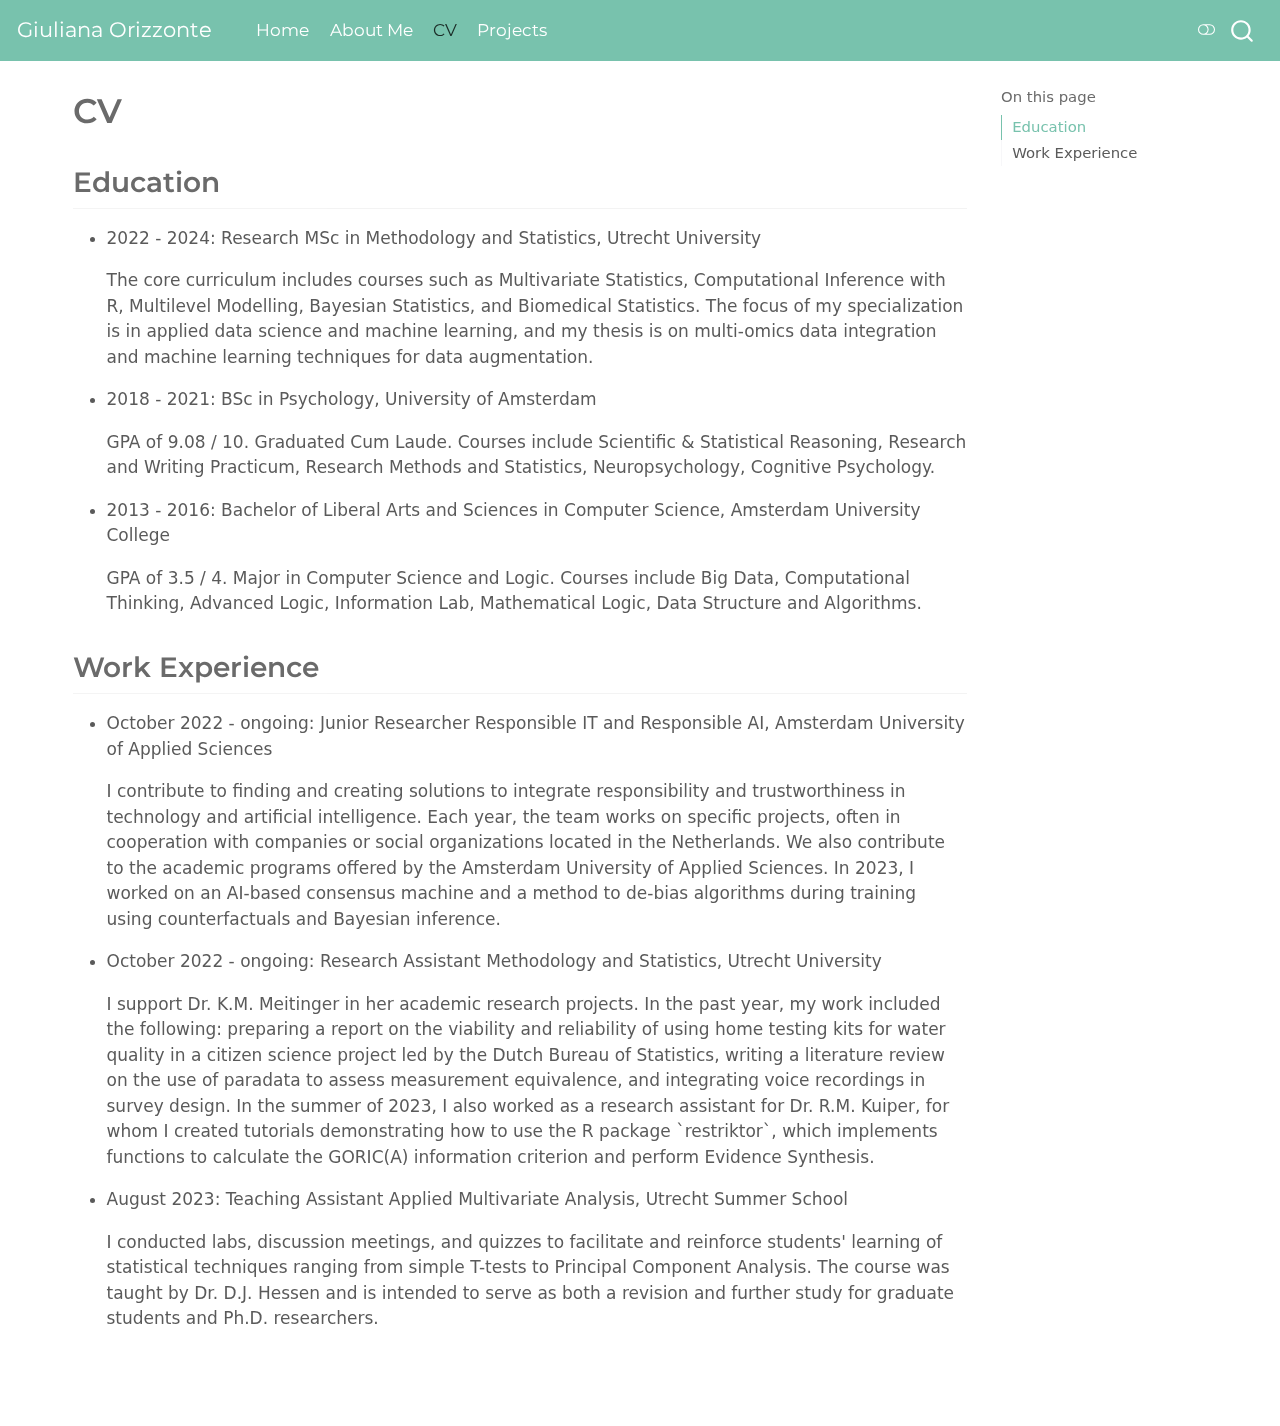
<file: docs/CV.html>
<!DOCTYPE html>
<html xmlns="http://www.w3.org/1999/xhtml" lang="en" xml:lang="en"><head>

<meta charset="utf-8">
<meta name="generator" content="quarto-1.3.433">

<meta name="viewport" content="width=device-width, initial-scale=1.0, user-scalable=yes">


<title>Giuliana Orizzonte - CV</title>
<style>
code{white-space: pre-wrap;}
span.smallcaps{font-variant: small-caps;}
div.columns{display: flex; gap: min(4vw, 1.5em);}
div.column{flex: auto; overflow-x: auto;}
div.hanging-indent{margin-left: 1.5em; text-indent: -1.5em;}
ul.task-list{list-style: none;}
ul.task-list li input[type="checkbox"] {
  width: 0.8em;
  margin: 0 0.8em 0.2em -1em; /* quarto-specific, see https://github.com/quarto-dev/quarto-cli/issues/4556 */ 
  vertical-align: middle;
}
</style>


<script src="site_libs/quarto-nav/quarto-nav.js"></script>
<script src="site_libs/quarto-nav/headroom.min.js"></script>
<script src="site_libs/clipboard/clipboard.min.js"></script>
<script src="site_libs/quarto-search/autocomplete.umd.js"></script>
<script src="site_libs/quarto-search/fuse.min.js"></script>
<script src="site_libs/quarto-search/quarto-search.js"></script>
<meta name="quarto:offset" content="./">
<script src="site_libs/quarto-html/quarto.js"></script>
<script src="site_libs/quarto-html/popper.min.js"></script>
<script src="site_libs/quarto-html/tippy.umd.min.js"></script>
<script src="site_libs/quarto-html/anchor.min.js"></script>
<link href="site_libs/quarto-html/tippy.css" rel="stylesheet">
<link href="site_libs/quarto-html/quarto-syntax-highlighting.css" rel="stylesheet" class="quarto-color-scheme" id="quarto-text-highlighting-styles">
<link href="site_libs/quarto-html/quarto-syntax-highlighting-dark.css" rel="prefetch" class="quarto-color-scheme quarto-color-alternate" id="quarto-text-highlighting-styles">
<script src="site_libs/bootstrap/bootstrap.min.js"></script>
<link href="site_libs/bootstrap/bootstrap-icons.css" rel="stylesheet">
<link href="site_libs/bootstrap/bootstrap.min.css" rel="stylesheet" class="quarto-color-scheme" id="quarto-bootstrap" data-mode="light">
<link href="site_libs/bootstrap/bootstrap-dark.min.css" rel="prefetch" class="quarto-color-scheme quarto-color-alternate" id="quarto-bootstrap" data-mode="light">
<script id="quarto-search-options" type="application/json">{
  "location": "navbar",
  "copy-button": false,
  "collapse-after": 3,
  "panel-placement": "end",
  "type": "overlay",
  "limit": 20,
  "language": {
    "search-no-results-text": "No results",
    "search-matching-documents-text": "matching documents",
    "search-copy-link-title": "Copy link to search",
    "search-hide-matches-text": "Hide additional matches",
    "search-more-match-text": "more match in this document",
    "search-more-matches-text": "more matches in this document",
    "search-clear-button-title": "Clear",
    "search-detached-cancel-button-title": "Cancel",
    "search-submit-button-title": "Submit",
    "search-label": "Search"
  }
}</script>


<link rel="stylesheet" href="styles.css">
</head>

<body class="nav-fixed">

<div id="quarto-search-results"></div>
  <header id="quarto-header" class="headroom fixed-top">
    <nav class="navbar navbar-expand-lg navbar-dark ">
      <div class="navbar-container container-fluid">
      <div class="navbar-brand-container">
    <a class="navbar-brand" href="./index.html">
    <span class="navbar-title">Giuliana Orizzonte</span>
    </a>
  </div>
            <div id="quarto-search" class="" title="Search"></div>
          <button class="navbar-toggler" type="button" data-bs-toggle="collapse" data-bs-target="#navbarCollapse" aria-controls="navbarCollapse" aria-expanded="false" aria-label="Toggle navigation" onclick="if (window.quartoToggleHeadroom) { window.quartoToggleHeadroom(); }">
  <span class="navbar-toggler-icon"></span>
</button>
          <div class="collapse navbar-collapse" id="navbarCollapse">
            <ul class="navbar-nav navbar-nav-scroll me-auto">
  <li class="nav-item">
    <a class="nav-link" href="./index.html" rel="" target="">
 <span class="menu-text">Home</span></a>
  </li>  
  <li class="nav-item">
    <a class="nav-link" href="./about.html" rel="" target="">
 <span class="menu-text">About Me</span></a>
  </li>  
  <li class="nav-item">
    <a class="nav-link active" href="./CV.html" rel="" target="" aria-current="page">
 <span class="menu-text">CV</span></a>
  </li>  
  <li class="nav-item">
    <a class="nav-link" href="./Projects.html" rel="" target="">
 <span class="menu-text">Projects</span></a>
  </li>  
</ul>
            <div class="quarto-navbar-tools ms-auto">
  <a href="" class="quarto-color-scheme-toggle quarto-navigation-tool  px-1" onclick="window.quartoToggleColorScheme(); return false;" title="Toggle dark mode"><i class="bi"></i></a>
</div>
          </div> <!-- /navcollapse -->
      </div> <!-- /container-fluid -->
    </nav>
</header>
<!-- content -->
<div id="quarto-content" class="quarto-container page-columns page-rows-contents page-layout-full page-navbar">
<!-- sidebar -->
<!-- margin-sidebar -->
    <div id="quarto-margin-sidebar" class="sidebar margin-sidebar">
        <nav id="TOC" role="doc-toc" class="toc-active">
    <h2 id="toc-title">On this page</h2>
   
  <ul>
  <li><a href="#education" id="toc-education" class="nav-link active" data-scroll-target="#education">Education</a></li>
  <li><a href="#work-experience" id="toc-work-experience" class="nav-link" data-scroll-target="#work-experience">Work Experience</a></li>
  </ul>
</nav>
    </div>
<!-- main -->
<main class="content column-page-left" id="quarto-document-content">

<header id="title-block-header" class="quarto-title-block default">
<div class="quarto-title">
<h1 class="title">CV</h1>
</div>



<div class="quarto-title-meta">

    
  
    
  </div>
  

</header>

<section id="education" class="level2">
<h2 class="anchored" data-anchor-id="education">Education</h2>
<ul>
<li><p>2022 - 2024: Research MSc in Methodology and Statistics, Utrecht University</p>
<p>The core curriculum includes courses such as Multivariate Statistics, Computational Inference with R, Multilevel Modelling, Bayesian Statistics, and Biomedical Statistics. The focus of my specialization is in applied data science and machine learning, and my thesis is on multi-omics data integration and machine learning techniques for data augmentation.</p></li>
<li><p>2018 - 2021: BSc in Psychology, University of Amsterdam</p>
<p>GPA of 9.08 / 10. Graduated Cum Laude. Courses include Scientific &amp; Statistical Reasoning, Research and Writing Practicum, Research Methods and Statistics, Neuropsychology, Cognitive Psychology.</p></li>
<li><p>2013 - 2016: Bachelor of Liberal Arts and Sciences in Computer Science, Amsterdam University College</p>
<p>GPA of 3.5 / 4. Major in Computer Science and Logic. Courses include Big Data, Computational Thinking, Advanced Logic, Information Lab, Mathematical Logic, Data Structure and Algorithms.</p></li>
</ul>
</section>
<section id="work-experience" class="level2">
<h2 class="anchored" data-anchor-id="work-experience">Work Experience</h2>
<ul>
<li><p>October 2022 - ongoing: Junior Researcher Responsible IT and Responsible AI, Amsterdam University of Applied Sciences</p>
<p>I contribute to finding and creating solutions to integrate responsibility and trustworthiness in technology and artificial intelligence. Each year, the team works on specific projects, often in cooperation with companies or social organizations located in the Netherlands. We also contribute to the academic programs offered by the Amsterdam University of Applied Sciences. In 2023, I worked on an AI-based consensus machine and a method to de-bias algorithms during training using counterfactuals and Bayesian inference.</p></li>
<li><p>October 2022 - ongoing: Research Assistant Methodology and Statistics, Utrecht University</p>
<p>I support Dr.&nbsp;K.M. Meitinger in her academic research projects. In the past year, my work included the following: preparing a report on the viability and reliability of using home testing kits for water quality in a citizen science project led by the Dutch Bureau of Statistics, writing a literature review on the use of paradata to assess measurement equivalence, and integrating voice recordings in survey design. In the summer of 2023, I also worked as a research assistant for Dr.&nbsp;R.M. Kuiper, for whom I created tutorials demonstrating how to use the R package `restriktor`, which implements functions to calculate the GORIC(A) information criterion and perform Evidence Synthesis.</p></li>
<li><p>August 2023: Teaching Assistant Applied Multivariate Analysis, Utrecht Summer School</p>
<p>I conducted labs, discussion meetings, and quizzes to facilitate and reinforce students' learning of statistical techniques ranging from simple T-tests to Principal Component Analysis. The course was taught by Dr.&nbsp;D.J. Hessen and is intended to serve as both a revision and further study for graduate students and Ph.D.&nbsp;researchers.</p></li>
</ul>


</section>

</main> <!-- /main -->
<script id="quarto-html-after-body" type="application/javascript">
window.document.addEventListener("DOMContentLoaded", function (event) {
  const toggleBodyColorMode = (bsSheetEl) => {
    const mode = bsSheetEl.getAttribute("data-mode");
    const bodyEl = window.document.querySelector("body");
    if (mode === "dark") {
      bodyEl.classList.add("quarto-dark");
      bodyEl.classList.remove("quarto-light");
    } else {
      bodyEl.classList.add("quarto-light");
      bodyEl.classList.remove("quarto-dark");
    }
  }
  const toggleBodyColorPrimary = () => {
    const bsSheetEl = window.document.querySelector("link#quarto-bootstrap");
    if (bsSheetEl) {
      toggleBodyColorMode(bsSheetEl);
    }
  }
  toggleBodyColorPrimary();  
  const disableStylesheet = (stylesheets) => {
    for (let i=0; i < stylesheets.length; i++) {
      const stylesheet = stylesheets[i];
      stylesheet.rel = 'prefetch';
    }
  }
  const enableStylesheet = (stylesheets) => {
    for (let i=0; i < stylesheets.length; i++) {
      const stylesheet = stylesheets[i];
      stylesheet.rel = 'stylesheet';
    }
  }
  const manageTransitions = (selector, allowTransitions) => {
    const els = window.document.querySelectorAll(selector);
    for (let i=0; i < els.length; i++) {
      const el = els[i];
      if (allowTransitions) {
        el.classList.remove('notransition');
      } else {
        el.classList.add('notransition');
      }
    }
  }
  const toggleColorMode = (alternate) => {
    // Switch the stylesheets
    const alternateStylesheets = window.document.querySelectorAll('link.quarto-color-scheme.quarto-color-alternate');
    manageTransitions('#quarto-margin-sidebar .nav-link', false);
    if (alternate) {
      enableStylesheet(alternateStylesheets);
      for (const sheetNode of alternateStylesheets) {
        if (sheetNode.id === "quarto-bootstrap") {
          toggleBodyColorMode(sheetNode);
        }
      }
    } else {
      disableStylesheet(alternateStylesheets);
      toggleBodyColorPrimary();
    }
    manageTransitions('#quarto-margin-sidebar .nav-link', true);
    // Switch the toggles
    const toggles = window.document.querySelectorAll('.quarto-color-scheme-toggle');
    for (let i=0; i < toggles.length; i++) {
      const toggle = toggles[i];
      if (toggle) {
        if (alternate) {
          toggle.classList.add("alternate");     
        } else {
          toggle.classList.remove("alternate");
        }
      }
    }
    // Hack to workaround the fact that safari doesn't
    // properly recolor the scrollbar when toggling (#1455)
    if (navigator.userAgent.indexOf('Safari') > 0 && navigator.userAgent.indexOf('Chrome') == -1) {
      manageTransitions("body", false);
      window.scrollTo(0, 1);
      setTimeout(() => {
        window.scrollTo(0, 0);
        manageTransitions("body", true);
      }, 40);  
    }
  }
  const isFileUrl = () => { 
    return window.location.protocol === 'file:';
  }
  const hasAlternateSentinel = () => {  
    let styleSentinel = getColorSchemeSentinel();
    if (styleSentinel !== null) {
      return styleSentinel === "alternate";
    } else {
      return false;
    }
  }
  const setStyleSentinel = (alternate) => {
    const value = alternate ? "alternate" : "default";
    if (!isFileUrl()) {
      window.localStorage.setItem("quarto-color-scheme", value);
    } else {
      localAlternateSentinel = value;
    }
  }
  const getColorSchemeSentinel = () => {
    if (!isFileUrl()) {
      const storageValue = window.localStorage.getItem("quarto-color-scheme");
      return storageValue != null ? storageValue : localAlternateSentinel;
    } else {
      return localAlternateSentinel;
    }
  }
  let localAlternateSentinel = 'default';
  // Dark / light mode switch
  window.quartoToggleColorScheme = () => {
    // Read the current dark / light value 
    let toAlternate = !hasAlternateSentinel();
    toggleColorMode(toAlternate);
    setStyleSentinel(toAlternate);
  };
  // Ensure there is a toggle, if there isn't float one in the top right
  if (window.document.querySelector('.quarto-color-scheme-toggle') === null) {
    const a = window.document.createElement('a');
    a.classList.add('top-right');
    a.classList.add('quarto-color-scheme-toggle');
    a.href = "";
    a.onclick = function() { try { window.quartoToggleColorScheme(); } catch {} return false; };
    const i = window.document.createElement("i");
    i.classList.add('bi');
    a.appendChild(i);
    window.document.body.appendChild(a);
  }
  // Switch to dark mode if need be
  if (hasAlternateSentinel()) {
    toggleColorMode(true);
  } else {
    toggleColorMode(false);
  }
  const icon = "";
  const anchorJS = new window.AnchorJS();
  anchorJS.options = {
    placement: 'right',
    icon: icon
  };
  anchorJS.add('.anchored');
  const isCodeAnnotation = (el) => {
    for (const clz of el.classList) {
      if (clz.startsWith('code-annotation-')) {                     
        return true;
      }
    }
    return false;
  }
  const clipboard = new window.ClipboardJS('.code-copy-button', {
    text: function(trigger) {
      const codeEl = trigger.previousElementSibling.cloneNode(true);
      for (const childEl of codeEl.children) {
        if (isCodeAnnotation(childEl)) {
          childEl.remove();
        }
      }
      return codeEl.innerText;
    }
  });
  clipboard.on('success', function(e) {
    // button target
    const button = e.trigger;
    // don't keep focus
    button.blur();
    // flash "checked"
    button.classList.add('code-copy-button-checked');
    var currentTitle = button.getAttribute("title");
    button.setAttribute("title", "Copied!");
    let tooltip;
    if (window.bootstrap) {
      button.setAttribute("data-bs-toggle", "tooltip");
      button.setAttribute("data-bs-placement", "left");
      button.setAttribute("data-bs-title", "Copied!");
      tooltip = new bootstrap.Tooltip(button, 
        { trigger: "manual", 
          customClass: "code-copy-button-tooltip",
          offset: [0, -8]});
      tooltip.show();    
    }
    setTimeout(function() {
      if (tooltip) {
        tooltip.hide();
        button.removeAttribute("data-bs-title");
        button.removeAttribute("data-bs-toggle");
        button.removeAttribute("data-bs-placement");
      }
      button.setAttribute("title", currentTitle);
      button.classList.remove('code-copy-button-checked');
    }, 1000);
    // clear code selection
    e.clearSelection();
  });
  function tippyHover(el, contentFn) {
    const config = {
      allowHTML: true,
      content: contentFn,
      maxWidth: 500,
      delay: 100,
      arrow: false,
      appendTo: function(el) {
          return el.parentElement;
      },
      interactive: true,
      interactiveBorder: 10,
      theme: 'quarto',
      placement: 'bottom-start'
    };
    window.tippy(el, config); 
  }
  const noterefs = window.document.querySelectorAll('a[role="doc-noteref"]');
  for (var i=0; i<noterefs.length; i++) {
    const ref = noterefs[i];
    tippyHover(ref, function() {
      // use id or data attribute instead here
      let href = ref.getAttribute('data-footnote-href') || ref.getAttribute('href');
      try { href = new URL(href).hash; } catch {}
      const id = href.replace(/^#\/?/, "");
      const note = window.document.getElementById(id);
      return note.innerHTML;
    });
  }
      let selectedAnnoteEl;
      const selectorForAnnotation = ( cell, annotation) => {
        let cellAttr = 'data-code-cell="' + cell + '"';
        let lineAttr = 'data-code-annotation="' +  annotation + '"';
        const selector = 'span[' + cellAttr + '][' + lineAttr + ']';
        return selector;
      }
      const selectCodeLines = (annoteEl) => {
        const doc = window.document;
        const targetCell = annoteEl.getAttribute("data-target-cell");
        const targetAnnotation = annoteEl.getAttribute("data-target-annotation");
        const annoteSpan = window.document.querySelector(selectorForAnnotation(targetCell, targetAnnotation));
        const lines = annoteSpan.getAttribute("data-code-lines").split(",");
        const lineIds = lines.map((line) => {
          return targetCell + "-" + line;
        })
        let top = null;
        let height = null;
        let parent = null;
        if (lineIds.length > 0) {
            //compute the position of the single el (top and bottom and make a div)
            const el = window.document.getElementById(lineIds[0]);
            top = el.offsetTop;
            height = el.offsetHeight;
            parent = el.parentElement.parentElement;
          if (lineIds.length > 1) {
            const lastEl = window.document.getElementById(lineIds[lineIds.length - 1]);
            const bottom = lastEl.offsetTop + lastEl.offsetHeight;
            height = bottom - top;
          }
          if (top !== null && height !== null && parent !== null) {
            // cook up a div (if necessary) and position it 
            let div = window.document.getElementById("code-annotation-line-highlight");
            if (div === null) {
              div = window.document.createElement("div");
              div.setAttribute("id", "code-annotation-line-highlight");
              div.style.position = 'absolute';
              parent.appendChild(div);
            }
            div.style.top = top - 2 + "px";
            div.style.height = height + 4 + "px";
            let gutterDiv = window.document.getElementById("code-annotation-line-highlight-gutter");
            if (gutterDiv === null) {
              gutterDiv = window.document.createElement("div");
              gutterDiv.setAttribute("id", "code-annotation-line-highlight-gutter");
              gutterDiv.style.position = 'absolute';
              const codeCell = window.document.getElementById(targetCell);
              const gutter = codeCell.querySelector('.code-annotation-gutter');
              gutter.appendChild(gutterDiv);
            }
            gutterDiv.style.top = top - 2 + "px";
            gutterDiv.style.height = height + 4 + "px";
          }
          selectedAnnoteEl = annoteEl;
        }
      };
      const unselectCodeLines = () => {
        const elementsIds = ["code-annotation-line-highlight", "code-annotation-line-highlight-gutter"];
        elementsIds.forEach((elId) => {
          const div = window.document.getElementById(elId);
          if (div) {
            div.remove();
          }
        });
        selectedAnnoteEl = undefined;
      };
      // Attach click handler to the DT
      const annoteDls = window.document.querySelectorAll('dt[data-target-cell]');
      for (const annoteDlNode of annoteDls) {
        annoteDlNode.addEventListener('click', (event) => {
          const clickedEl = event.target;
          if (clickedEl !== selectedAnnoteEl) {
            unselectCodeLines();
            const activeEl = window.document.querySelector('dt[data-target-cell].code-annotation-active');
            if (activeEl) {
              activeEl.classList.remove('code-annotation-active');
            }
            selectCodeLines(clickedEl);
            clickedEl.classList.add('code-annotation-active');
          } else {
            // Unselect the line
            unselectCodeLines();
            clickedEl.classList.remove('code-annotation-active');
          }
        });
      }
  const findCites = (el) => {
    const parentEl = el.parentElement;
    if (parentEl) {
      const cites = parentEl.dataset.cites;
      if (cites) {
        return {
          el,
          cites: cites.split(' ')
        };
      } else {
        return findCites(el.parentElement)
      }
    } else {
      return undefined;
    }
  };
  var bibliorefs = window.document.querySelectorAll('a[role="doc-biblioref"]');
  for (var i=0; i<bibliorefs.length; i++) {
    const ref = bibliorefs[i];
    const citeInfo = findCites(ref);
    if (citeInfo) {
      tippyHover(citeInfo.el, function() {
        var popup = window.document.createElement('div');
        citeInfo.cites.forEach(function(cite) {
          var citeDiv = window.document.createElement('div');
          citeDiv.classList.add('hanging-indent');
          citeDiv.classList.add('csl-entry');
          var biblioDiv = window.document.getElementById('ref-' + cite);
          if (biblioDiv) {
            citeDiv.innerHTML = biblioDiv.innerHTML;
          }
          popup.appendChild(citeDiv);
        });
        return popup.innerHTML;
      });
    }
  }
});
</script>
</div> <!-- /content -->



</body></html>
</file>
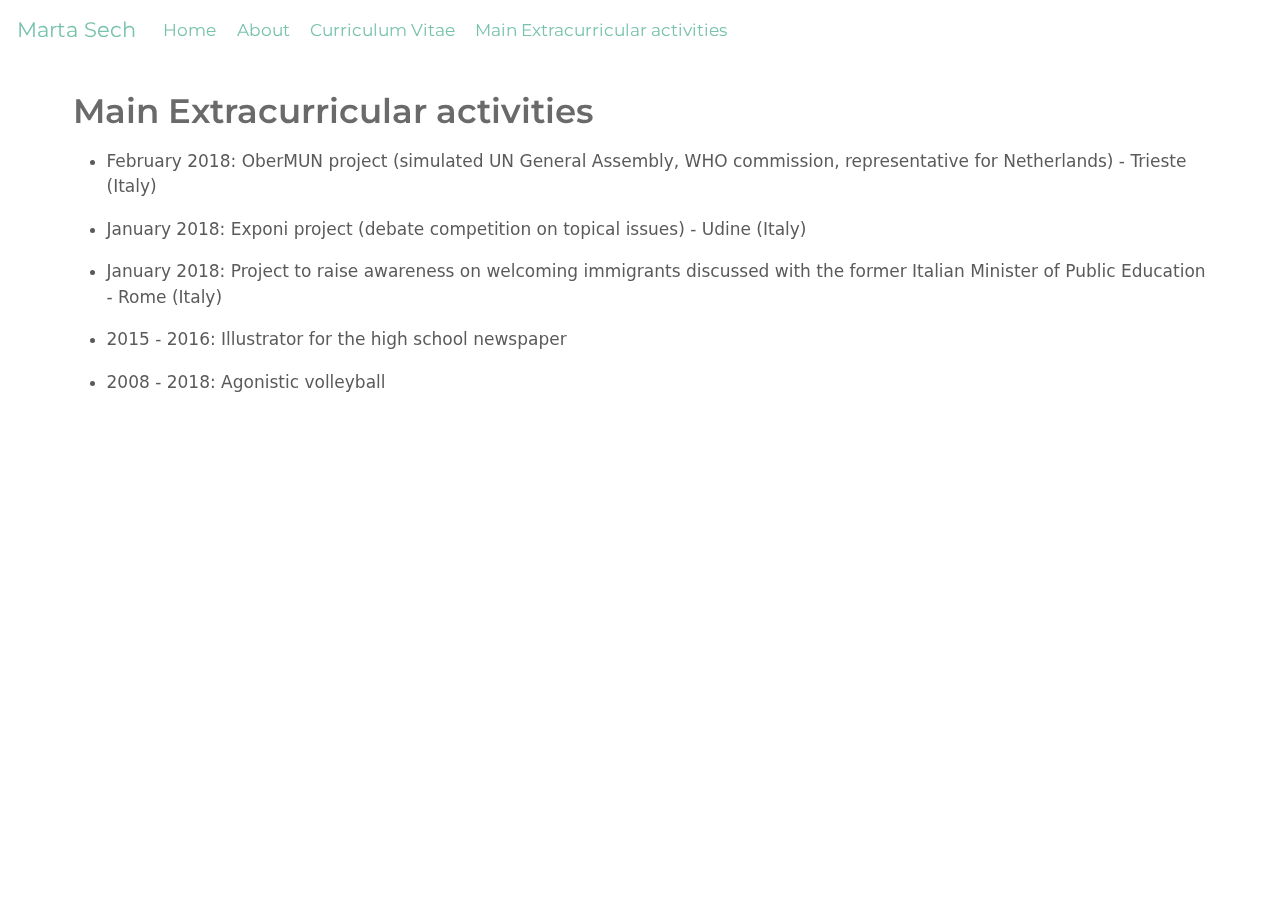
<file: docs/Extra.html>
<!DOCTYPE html>
<html xmlns="http://www.w3.org/1999/xhtml" lang="en" xml:lang="en"><head>

<meta charset="utf-8">
<meta name="generator" content="quarto-1.4.540">

<meta name="viewport" content="width=device-width, initial-scale=1.0, user-scalable=yes">


<title>Marta Sech - Main Extracurricular activities</title>
<style>
code{white-space: pre-wrap;}
span.smallcaps{font-variant: small-caps;}
div.columns{display: flex; gap: min(4vw, 1.5em);}
div.column{flex: auto; overflow-x: auto;}
div.hanging-indent{margin-left: 1.5em; text-indent: -1.5em;}
ul.task-list{list-style: none;}
ul.task-list li input[type="checkbox"] {
  width: 0.8em;
  margin: 0 0.8em 0.2em -1em; /* quarto-specific, see https://github.com/quarto-dev/quarto-cli/issues/4556 */ 
  vertical-align: middle;
}
</style>


<script src="site_libs/quarto-nav/quarto-nav.js"></script>
<script src="site_libs/quarto-nav/headroom.min.js"></script>
<script src="site_libs/clipboard/clipboard.min.js"></script>
<script src="site_libs/quarto-search/autocomplete.umd.js"></script>
<script src="site_libs/quarto-search/fuse.min.js"></script>
<script src="site_libs/quarto-search/quarto-search.js"></script>
<meta name="quarto:offset" content="./">
<script src="site_libs/quarto-html/quarto.js"></script>
<script src="site_libs/quarto-html/popper.min.js"></script>
<script src="site_libs/quarto-html/tippy.umd.min.js"></script>
<script src="site_libs/quarto-html/anchor.min.js"></script>
<link href="site_libs/quarto-html/tippy.css" rel="stylesheet">
<link href="site_libs/quarto-html/quarto-syntax-highlighting.css" rel="stylesheet" id="quarto-text-highlighting-styles">
<script src="site_libs/bootstrap/bootstrap.min.js"></script>
<link href="site_libs/bootstrap/bootstrap-icons.css" rel="stylesheet">
<link href="site_libs/bootstrap/bootstrap.min.css" rel="stylesheet" id="quarto-bootstrap" data-mode="light">
<script id="quarto-search-options" type="application/json">{
  "location": "navbar",
  "copy-button": false,
  "collapse-after": 3,
  "panel-placement": "end",
  "type": "overlay",
  "limit": 50,
  "keyboard-shortcut": [
    "f",
    "/",
    "s"
  ],
  "show-item-context": false,
  "language": {
    "search-no-results-text": "No results",
    "search-matching-documents-text": "matching documents",
    "search-copy-link-title": "Copy link to search",
    "search-hide-matches-text": "Hide additional matches",
    "search-more-match-text": "more match in this document",
    "search-more-matches-text": "more matches in this document",
    "search-clear-button-title": "Clear",
    "search-text-placeholder": "",
    "search-detached-cancel-button-title": "Cancel",
    "search-submit-button-title": "Submit",
    "search-label": "Search"
  }
}</script>


<link rel="stylesheet" href="styles.css">
</head>

<body class="nav-fixed">

<div id="quarto-search-results"></div>
  <header id="quarto-header" class="headroom fixed-top">
    <nav class="navbar navbar-expand-lg " data-bs-theme="dark">
      <div class="navbar-container container-fluid">
      <div class="navbar-brand-container mx-auto">
    <a class="navbar-brand" href="./index.html">
    <span class="navbar-title">Marta Sech</span>
    </a>
  </div>
            <div id="quarto-search" class="" title="Search"></div>
          <button class="navbar-toggler" type="button" data-bs-toggle="collapse" data-bs-target="#navbarCollapse" aria-controls="navbarCollapse" aria-expanded="false" aria-label="Toggle navigation" onclick="if (window.quartoToggleHeadroom) { window.quartoToggleHeadroom(); }">
  <span class="navbar-toggler-icon"></span>
</button>
          <div class="collapse navbar-collapse" id="navbarCollapse">
            <ul class="navbar-nav navbar-nav-scroll me-auto">
  <li class="nav-item">
    <a class="nav-link" href="./index.html"> 
<span class="menu-text">Home</span></a>
  </li>  
  <li class="nav-item">
    <a class="nav-link" href="./about.html"> 
<span class="menu-text">About</span></a>
  </li>  
  <li class="nav-item">
    <a class="nav-link" href="./CV.html"> 
<span class="menu-text">Curriculum Vitae</span></a>
  </li>  
  <li class="nav-item">
    <a class="nav-link active" href="./Extra.html" aria-current="page"> 
<span class="menu-text">Main Extracurricular activities</span></a>
  </li>  
</ul>
          </div> <!-- /navcollapse -->
          <div class="quarto-navbar-tools">
</div>
      </div> <!-- /container-fluid -->
    </nav>
</header>
<!-- content -->
<div id="quarto-content" class="quarto-container page-columns page-rows-contents page-layout-full page-navbar">
<!-- sidebar -->
<!-- margin-sidebar -->
    <div id="quarto-margin-sidebar" class="sidebar margin-sidebar zindex-bottom">
        
    </div>
<!-- main -->
<main class="content column-page" id="quarto-document-content">

<header id="title-block-header" class="quarto-title-block default">
<div class="quarto-title">
<h1 class="title">Main Extracurricular activities</h1>
</div>



<div class="quarto-title-meta column-page">

    
  
    
  </div>
  


</header>


<ul>
<li><p>February 2018: OberMUN project (simulated UN General Assembly, WHO commission, representative for Netherlands) - Trieste (Italy)</p></li>
<li><p>January 2018: Exponi project (debate competition on topical issues) - Udine (Italy)</p></li>
<li><p>January 2018: Project to raise awareness on welcoming immigrants discussed with the former Italian Minister of Public Education - Rome (Italy)</p></li>
<li><p>2015 - 2016: Illustrator for the high school newspaper</p></li>
<li><p>2008 - 2018: Agonistic volleyball</p></li>
</ul>



</main> <!-- /main -->
<script id="quarto-html-after-body" type="application/javascript">
window.document.addEventListener("DOMContentLoaded", function (event) {
  const toggleBodyColorMode = (bsSheetEl) => {
    const mode = bsSheetEl.getAttribute("data-mode");
    const bodyEl = window.document.querySelector("body");
    if (mode === "dark") {
      bodyEl.classList.add("quarto-dark");
      bodyEl.classList.remove("quarto-light");
    } else {
      bodyEl.classList.add("quarto-light");
      bodyEl.classList.remove("quarto-dark");
    }
  }
  const toggleBodyColorPrimary = () => {
    const bsSheetEl = window.document.querySelector("link#quarto-bootstrap");
    if (bsSheetEl) {
      toggleBodyColorMode(bsSheetEl);
    }
  }
  toggleBodyColorPrimary();  
  const icon = "";
  const anchorJS = new window.AnchorJS();
  anchorJS.options = {
    placement: 'right',
    icon: icon
  };
  anchorJS.add('.anchored');
  const isCodeAnnotation = (el) => {
    for (const clz of el.classList) {
      if (clz.startsWith('code-annotation-')) {                     
        return true;
      }
    }
    return false;
  }
  const clipboard = new window.ClipboardJS('.code-copy-button', {
    text: function(trigger) {
      const codeEl = trigger.previousElementSibling.cloneNode(true);
      for (const childEl of codeEl.children) {
        if (isCodeAnnotation(childEl)) {
          childEl.remove();
        }
      }
      return codeEl.innerText;
    }
  });
  clipboard.on('success', function(e) {
    // button target
    const button = e.trigger;
    // don't keep focus
    button.blur();
    // flash "checked"
    button.classList.add('code-copy-button-checked');
    var currentTitle = button.getAttribute("title");
    button.setAttribute("title", "Copied!");
    let tooltip;
    if (window.bootstrap) {
      button.setAttribute("data-bs-toggle", "tooltip");
      button.setAttribute("data-bs-placement", "left");
      button.setAttribute("data-bs-title", "Copied!");
      tooltip = new bootstrap.Tooltip(button, 
        { trigger: "manual", 
          customClass: "code-copy-button-tooltip",
          offset: [0, -8]});
      tooltip.show();    
    }
    setTimeout(function() {
      if (tooltip) {
        tooltip.hide();
        button.removeAttribute("data-bs-title");
        button.removeAttribute("data-bs-toggle");
        button.removeAttribute("data-bs-placement");
      }
      button.setAttribute("title", currentTitle);
      button.classList.remove('code-copy-button-checked');
    }, 1000);
    // clear code selection
    e.clearSelection();
  });
  function tippyHover(el, contentFn, onTriggerFn, onUntriggerFn) {
    const config = {
      allowHTML: true,
      maxWidth: 500,
      delay: 100,
      arrow: false,
      appendTo: function(el) {
          return el.parentElement;
      },
      interactive: true,
      interactiveBorder: 10,
      theme: 'quarto',
      placement: 'bottom-start',
    };
    if (contentFn) {
      config.content = contentFn;
    }
    if (onTriggerFn) {
      config.onTrigger = onTriggerFn;
    }
    if (onUntriggerFn) {
      config.onUntrigger = onUntriggerFn;
    }
    window.tippy(el, config); 
  }
  const noterefs = window.document.querySelectorAll('a[role="doc-noteref"]');
  for (var i=0; i<noterefs.length; i++) {
    const ref = noterefs[i];
    tippyHover(ref, function() {
      // use id or data attribute instead here
      let href = ref.getAttribute('data-footnote-href') || ref.getAttribute('href');
      try { href = new URL(href).hash; } catch {}
      const id = href.replace(/^#\/?/, "");
      const note = window.document.getElementById(id);
      return note.innerHTML;
    });
  }
  const xrefs = window.document.querySelectorAll('a.quarto-xref');
  const processXRef = (id, note) => {
    // Strip column container classes
    const stripColumnClz = (el) => {
      el.classList.remove("page-full", "page-columns");
      if (el.children) {
        for (const child of el.children) {
          stripColumnClz(child);
        }
      }
    }
    stripColumnClz(note)
    if (id === null || id.startsWith('sec-')) {
      // Special case sections, only their first couple elements
      const container = document.createElement("div");
      if (note.children && note.children.length > 2) {
        container.appendChild(note.children[0].cloneNode(true));
        for (let i = 1; i < note.children.length; i++) {
          const child = note.children[i];
          if (child.tagName === "P" && child.innerText === "") {
            continue;
          } else {
            container.appendChild(child.cloneNode(true));
            break;
          }
        }
        if (window.Quarto?.typesetMath) {
          window.Quarto.typesetMath(container);
        }
        return container.innerHTML
      } else {
        if (window.Quarto?.typesetMath) {
          window.Quarto.typesetMath(note);
        }
        return note.innerHTML;
      }
    } else {
      // Remove any anchor links if they are present
      const anchorLink = note.querySelector('a.anchorjs-link');
      if (anchorLink) {
        anchorLink.remove();
      }
      if (window.Quarto?.typesetMath) {
        window.Quarto.typesetMath(note);
      }
      return note.innerHTML;
    }
  }
  for (var i=0; i<xrefs.length; i++) {
    const xref = xrefs[i];
    tippyHover(xref, undefined, function(instance) {
      instance.disable();
      let url = xref.getAttribute('href');
      let hash = undefined; 
      if (url.startsWith('#')) {
        hash = url;
      } else {
        try { hash = new URL(url).hash; } catch {}
      }
      if (hash) {
        const id = hash.replace(/^#\/?/, "");
        const note = window.document.getElementById(id);
        if (note !== null) {
          try {
            const html = processXRef(id, note.cloneNode(true));
            instance.setContent(html);
          } finally {
            instance.enable();
            instance.show();
          }
        } else {
          // See if we can fetch this
          fetch(url.split('#')[0])
          .then(res => res.text())
          .then(html => {
            const parser = new DOMParser();
            const htmlDoc = parser.parseFromString(html, "text/html");
            const note = htmlDoc.getElementById(id);
            if (note !== null) {
              const html = processXRef(id, note);
              instance.setContent(html);
            } 
          }).finally(() => {
            instance.enable();
            instance.show();
          });
        }
      } else {
        // See if we can fetch a full url (with no hash to target)
        // This is a special case and we should probably do some content thinning / targeting
        fetch(url)
        .then(res => res.text())
        .then(html => {
          const parser = new DOMParser();
          const htmlDoc = parser.parseFromString(html, "text/html");
          const note = htmlDoc.querySelector('main.content');
          if (note !== null) {
            // This should only happen for chapter cross references
            // (since there is no id in the URL)
            // remove the first header
            if (note.children.length > 0 && note.children[0].tagName === "HEADER") {
              note.children[0].remove();
            }
            const html = processXRef(null, note);
            instance.setContent(html);
          } 
        }).finally(() => {
          instance.enable();
          instance.show();
        });
      }
    }, function(instance) {
    });
  }
      let selectedAnnoteEl;
      const selectorForAnnotation = ( cell, annotation) => {
        let cellAttr = 'data-code-cell="' + cell + '"';
        let lineAttr = 'data-code-annotation="' +  annotation + '"';
        const selector = 'span[' + cellAttr + '][' + lineAttr + ']';
        return selector;
      }
      const selectCodeLines = (annoteEl) => {
        const doc = window.document;
        const targetCell = annoteEl.getAttribute("data-target-cell");
        const targetAnnotation = annoteEl.getAttribute("data-target-annotation");
        const annoteSpan = window.document.querySelector(selectorForAnnotation(targetCell, targetAnnotation));
        const lines = annoteSpan.getAttribute("data-code-lines").split(",");
        const lineIds = lines.map((line) => {
          return targetCell + "-" + line;
        })
        let top = null;
        let height = null;
        let parent = null;
        if (lineIds.length > 0) {
            //compute the position of the single el (top and bottom and make a div)
            const el = window.document.getElementById(lineIds[0]);
            top = el.offsetTop;
            height = el.offsetHeight;
            parent = el.parentElement.parentElement;
          if (lineIds.length > 1) {
            const lastEl = window.document.getElementById(lineIds[lineIds.length - 1]);
            const bottom = lastEl.offsetTop + lastEl.offsetHeight;
            height = bottom - top;
          }
          if (top !== null && height !== null && parent !== null) {
            // cook up a div (if necessary) and position it 
            let div = window.document.getElementById("code-annotation-line-highlight");
            if (div === null) {
              div = window.document.createElement("div");
              div.setAttribute("id", "code-annotation-line-highlight");
              div.style.position = 'absolute';
              parent.appendChild(div);
            }
            div.style.top = top - 2 + "px";
            div.style.height = height + 4 + "px";
            div.style.left = 0;
            let gutterDiv = window.document.getElementById("code-annotation-line-highlight-gutter");
            if (gutterDiv === null) {
              gutterDiv = window.document.createElement("div");
              gutterDiv.setAttribute("id", "code-annotation-line-highlight-gutter");
              gutterDiv.style.position = 'absolute';
              const codeCell = window.document.getElementById(targetCell);
              const gutter = codeCell.querySelector('.code-annotation-gutter');
              gutter.appendChild(gutterDiv);
            }
            gutterDiv.style.top = top - 2 + "px";
            gutterDiv.style.height = height + 4 + "px";
          }
          selectedAnnoteEl = annoteEl;
        }
      };
      const unselectCodeLines = () => {
        const elementsIds = ["code-annotation-line-highlight", "code-annotation-line-highlight-gutter"];
        elementsIds.forEach((elId) => {
          const div = window.document.getElementById(elId);
          if (div) {
            div.remove();
          }
        });
        selectedAnnoteEl = undefined;
      };
        // Handle positioning of the toggle
    window.addEventListener(
      "resize",
      throttle(() => {
        elRect = undefined;
        if (selectedAnnoteEl) {
          selectCodeLines(selectedAnnoteEl);
        }
      }, 10)
    );
    function throttle(fn, ms) {
    let throttle = false;
    let timer;
      return (...args) => {
        if(!throttle) { // first call gets through
            fn.apply(this, args);
            throttle = true;
        } else { // all the others get throttled
            if(timer) clearTimeout(timer); // cancel #2
            timer = setTimeout(() => {
              fn.apply(this, args);
              timer = throttle = false;
            }, ms);
        }
      };
    }
      // Attach click handler to the DT
      const annoteDls = window.document.querySelectorAll('dt[data-target-cell]');
      for (const annoteDlNode of annoteDls) {
        annoteDlNode.addEventListener('click', (event) => {
          const clickedEl = event.target;
          if (clickedEl !== selectedAnnoteEl) {
            unselectCodeLines();
            const activeEl = window.document.querySelector('dt[data-target-cell].code-annotation-active');
            if (activeEl) {
              activeEl.classList.remove('code-annotation-active');
            }
            selectCodeLines(clickedEl);
            clickedEl.classList.add('code-annotation-active');
          } else {
            // Unselect the line
            unselectCodeLines();
            clickedEl.classList.remove('code-annotation-active');
          }
        });
      }
  const findCites = (el) => {
    const parentEl = el.parentElement;
    if (parentEl) {
      const cites = parentEl.dataset.cites;
      if (cites) {
        return {
          el,
          cites: cites.split(' ')
        };
      } else {
        return findCites(el.parentElement)
      }
    } else {
      return undefined;
    }
  };
  var bibliorefs = window.document.querySelectorAll('a[role="doc-biblioref"]');
  for (var i=0; i<bibliorefs.length; i++) {
    const ref = bibliorefs[i];
    const citeInfo = findCites(ref);
    if (citeInfo) {
      tippyHover(citeInfo.el, function() {
        var popup = window.document.createElement('div');
        citeInfo.cites.forEach(function(cite) {
          var citeDiv = window.document.createElement('div');
          citeDiv.classList.add('hanging-indent');
          citeDiv.classList.add('csl-entry');
          var biblioDiv = window.document.getElementById('ref-' + cite);
          if (biblioDiv) {
            citeDiv.innerHTML = biblioDiv.innerHTML;
          }
          popup.appendChild(citeDiv);
        });
        return popup.innerHTML;
      });
    }
  }
});
</script>
</div> <!-- /content -->




</body></html>
</file>
<file: docs/site_libs/quarto-html/tippy.css>
.tippy-box[data-animation=fade][data-state=hidden]{opacity:0}[data-tippy-root]{max-width:calc(100vw - 10px)}.tippy-box{position:relative;background-color:#333;color:#fff;border-radius:4px;font-size:14px;line-height:1.4;white-space:normal;outline:0;transition-property:transform,visibility,opacity}.tippy-box[data-placement^=top]>.tippy-arrow{bottom:0}.tippy-box[data-placement^=top]>.tippy-arrow:before{bottom:-7px;left:0;border-width:8px 8px 0;border-top-color:initial;transform-origin:center top}.tippy-box[data-placement^=bottom]>.tippy-arrow{top:0}.tippy-box[data-placement^=bottom]>.tippy-arrow:before{top:-7px;left:0;border-width:0 8px 8px;border-bottom-color:initial;transform-origin:center bottom}.tippy-box[data-placement^=left]>.tippy-arrow{right:0}.tippy-box[data-placement^=left]>.tippy-arrow:before{border-width:8px 0 8px 8px;border-left-color:initial;right:-7px;transform-origin:center left}.tippy-box[data-placement^=right]>.tippy-arrow{left:0}.tippy-box[data-placement^=right]>.tippy-arrow:before{left:-7px;border-width:8px 8px 8px 0;border-right-color:initial;transform-origin:center right}.tippy-box[data-inertia][data-state=visible]{transition-timing-function:cubic-bezier(.54,1.5,.38,1.11)}.tippy-arrow{width:16px;height:16px;color:#333}.tippy-arrow:before{content:"";position:absolute;border-color:transparent;border-style:solid}.tippy-content{position:relative;padding:5px 9px;z-index:1}
</file>
<file: docs/site_libs/quarto-html/quarto-syntax-highlighting.css>
/* quarto syntax highlight colors */
:root {
  --quarto-hl-ot-color: #003B4F;
  --quarto-hl-at-color: #657422;
  --quarto-hl-ss-color: #20794D;
  --quarto-hl-an-color: #5E5E5E;
  --quarto-hl-fu-color: #4758AB;
  --quarto-hl-st-color: #20794D;
  --quarto-hl-cf-color: #003B4F;
  --quarto-hl-op-color: #5E5E5E;
  --quarto-hl-er-color: #AD0000;
  --quarto-hl-bn-color: #AD0000;
  --quarto-hl-al-color: #AD0000;
  --quarto-hl-va-color: #111111;
  --quarto-hl-bu-color: inherit;
  --quarto-hl-ex-color: inherit;
  --quarto-hl-pp-color: #AD0000;
  --quarto-hl-in-color: #5E5E5E;
  --quarto-hl-vs-color: #20794D;
  --quarto-hl-wa-color: #5E5E5E;
  --quarto-hl-do-color: #5E5E5E;
  --quarto-hl-im-color: #00769E;
  --quarto-hl-ch-color: #20794D;
  --quarto-hl-dt-color: #AD0000;
  --quarto-hl-fl-color: #AD0000;
  --quarto-hl-co-color: #5E5E5E;
  --quarto-hl-cv-color: #5E5E5E;
  --quarto-hl-cn-color: #8f5902;
  --quarto-hl-sc-color: #5E5E5E;
  --quarto-hl-dv-color: #AD0000;
  --quarto-hl-kw-color: #003B4F;
}

/* other quarto variables */
:root {
  --quarto-font-monospace: SFMono-Regular, Menlo, Monaco, Consolas, "Liberation Mono", "Courier New", monospace;
}

pre > code.sourceCode > span {
  color: #003B4F;
}

code span {
  color: #003B4F;
}

code.sourceCode > span {
  color: #003B4F;
}

div.sourceCode,
div.sourceCode pre.sourceCode {
  color: #003B4F;
}

code span.ot {
  color: #003B4F;
  font-style: inherit;
}

code span.at {
  color: #657422;
  font-style: inherit;
}

code span.ss {
  color: #20794D;
  font-style: inherit;
}

code span.an {
  color: #5E5E5E;
  font-style: inherit;
}

code span.fu {
  color: #4758AB;
  font-style: inherit;
}

code span.st {
  color: #20794D;
  font-style: inherit;
}

code span.cf {
  color: #003B4F;
  font-style: inherit;
}

code span.op {
  color: #5E5E5E;
  font-style: inherit;
}

code span.er {
  color: #AD0000;
  font-style: inherit;
}

code span.bn {
  color: #AD0000;
  font-style: inherit;
}

code span.al {
  color: #AD0000;
  font-style: inherit;
}

code span.va {
  color: #111111;
  font-style: inherit;
}

code span.bu {
  font-style: inherit;
}

code span.ex {
  font-style: inherit;
}

code span.pp {
  color: #AD0000;
  font-style: inherit;
}

code span.in {
  color: #5E5E5E;
  font-style: inherit;
}

code span.vs {
  color: #20794D;
  font-style: inherit;
}

code span.wa {
  color: #5E5E5E;
  font-style: italic;
}

code span.do {
  color: #5E5E5E;
  font-style: italic;
}

code span.im {
  color: #00769E;
  font-style: inherit;
}

code span.ch {
  color: #20794D;
  font-style: inherit;
}

code span.dt {
  color: #AD0000;
  font-style: inherit;
}

code span.fl {
  color: #AD0000;
  font-style: inherit;
}

code span.co {
  color: #5E5E5E;
  font-style: inherit;
}

code span.cv {
  color: #5E5E5E;
  font-style: italic;
}

code span.cn {
  color: #8f5902;
  font-style: inherit;
}

code span.sc {
  color: #5E5E5E;
  font-style: inherit;
}

code span.dv {
  color: #AD0000;
  font-style: inherit;
}

code span.kw {
  color: #003B4F;
  font-style: inherit;
}

.prevent-inlining {
  content: "</";
}

/*# sourceMappingURL=debc5d5d77c3f9108843748ff7464032.css.map */
</file>
<file: docs/site_libs/quarto-html/quarto-syntax-highlighting-dark.css>
/* quarto syntax highlight colors */
:root {
  --quarto-hl-al-color: #f07178;
  --quarto-hl-an-color: #d4d0ab;
  --quarto-hl-at-color: #00e0e0;
  --quarto-hl-bn-color: #d4d0ab;
  --quarto-hl-bu-color: #abe338;
  --quarto-hl-ch-color: #abe338;
  --quarto-hl-co-color: #f8f8f2;
  --quarto-hl-cv-color: #ffd700;
  --quarto-hl-cn-color: #ffd700;
  --quarto-hl-cf-color: #ffa07a;
  --quarto-hl-dt-color: #ffa07a;
  --quarto-hl-dv-color: #d4d0ab;
  --quarto-hl-do-color: #f8f8f2;
  --quarto-hl-er-color: #f07178;
  --quarto-hl-ex-color: #00e0e0;
  --quarto-hl-fl-color: #d4d0ab;
  --quarto-hl-fu-color: #ffa07a;
  --quarto-hl-im-color: #abe338;
  --quarto-hl-in-color: #d4d0ab;
  --quarto-hl-kw-color: #ffa07a;
  --quarto-hl-op-color: #ffa07a;
  --quarto-hl-ot-color: #00e0e0;
  --quarto-hl-pp-color: #dcc6e0;
  --quarto-hl-re-color: #00e0e0;
  --quarto-hl-sc-color: #abe338;
  --quarto-hl-ss-color: #abe338;
  --quarto-hl-st-color: #abe338;
  --quarto-hl-va-color: #00e0e0;
  --quarto-hl-vs-color: #abe338;
  --quarto-hl-wa-color: #dcc6e0;
}

/* other quarto variables */
:root {
  --quarto-font-monospace: SFMono-Regular, Menlo, Monaco, Consolas, "Liberation Mono", "Courier New", monospace;
}

code span.al {
  background-color: #2a0f15;
  font-weight: bold;
  color: #f07178;
}

code span.an {
  color: #d4d0ab;
}

code span.at {
  color: #00e0e0;
}

code span.bn {
  color: #d4d0ab;
}

code span.bu {
  color: #abe338;
}

code span.ch {
  color: #abe338;
}

code span.co {
  font-style: italic;
  color: #f8f8f2;
}

code span.cv {
  color: #ffd700;
}

code span.cn {
  color: #ffd700;
}

code span.cf {
  font-weight: bold;
  color: #ffa07a;
}

code span.dt {
  color: #ffa07a;
}

code span.dv {
  color: #d4d0ab;
}

code span.do {
  color: #f8f8f2;
}

code span.er {
  color: #f07178;
  text-decoration: underline;
}

code span.ex {
  font-weight: bold;
  color: #00e0e0;
}

code span.fl {
  color: #d4d0ab;
}

code span.fu {
  color: #ffa07a;
}

code span.im {
  color: #abe338;
}

code span.in {
  color: #d4d0ab;
}

code span.kw {
  font-weight: bold;
  color: #ffa07a;
}

pre > code.sourceCode > span {
  color: #f8f8f2;
}

code span {
  color: #f8f8f2;
}

code.sourceCode > span {
  color: #f8f8f2;
}

div.sourceCode,
div.sourceCode pre.sourceCode {
  color: #f8f8f2;
}

code span.op {
  color: #ffa07a;
}

code span.ot {
  color: #00e0e0;
}

code span.pp {
  color: #dcc6e0;
}

code span.re {
  background-color: #f8f8f2;
  color: #00e0e0;
}

code span.sc {
  color: #abe338;
}

code span.ss {
  color: #abe338;
}

code span.st {
  color: #abe338;
}

code span.va {
  color: #00e0e0;
}

code span.vs {
  color: #abe338;
}

code span.wa {
  color: #dcc6e0;
}

.prevent-inlining {
  content: "</";
}

/*# sourceMappingURL=935a306eefa94366c21e1a970dddb765.css.map */
</file>
<file: docs/styles.css>
/* css styles */
</file>
